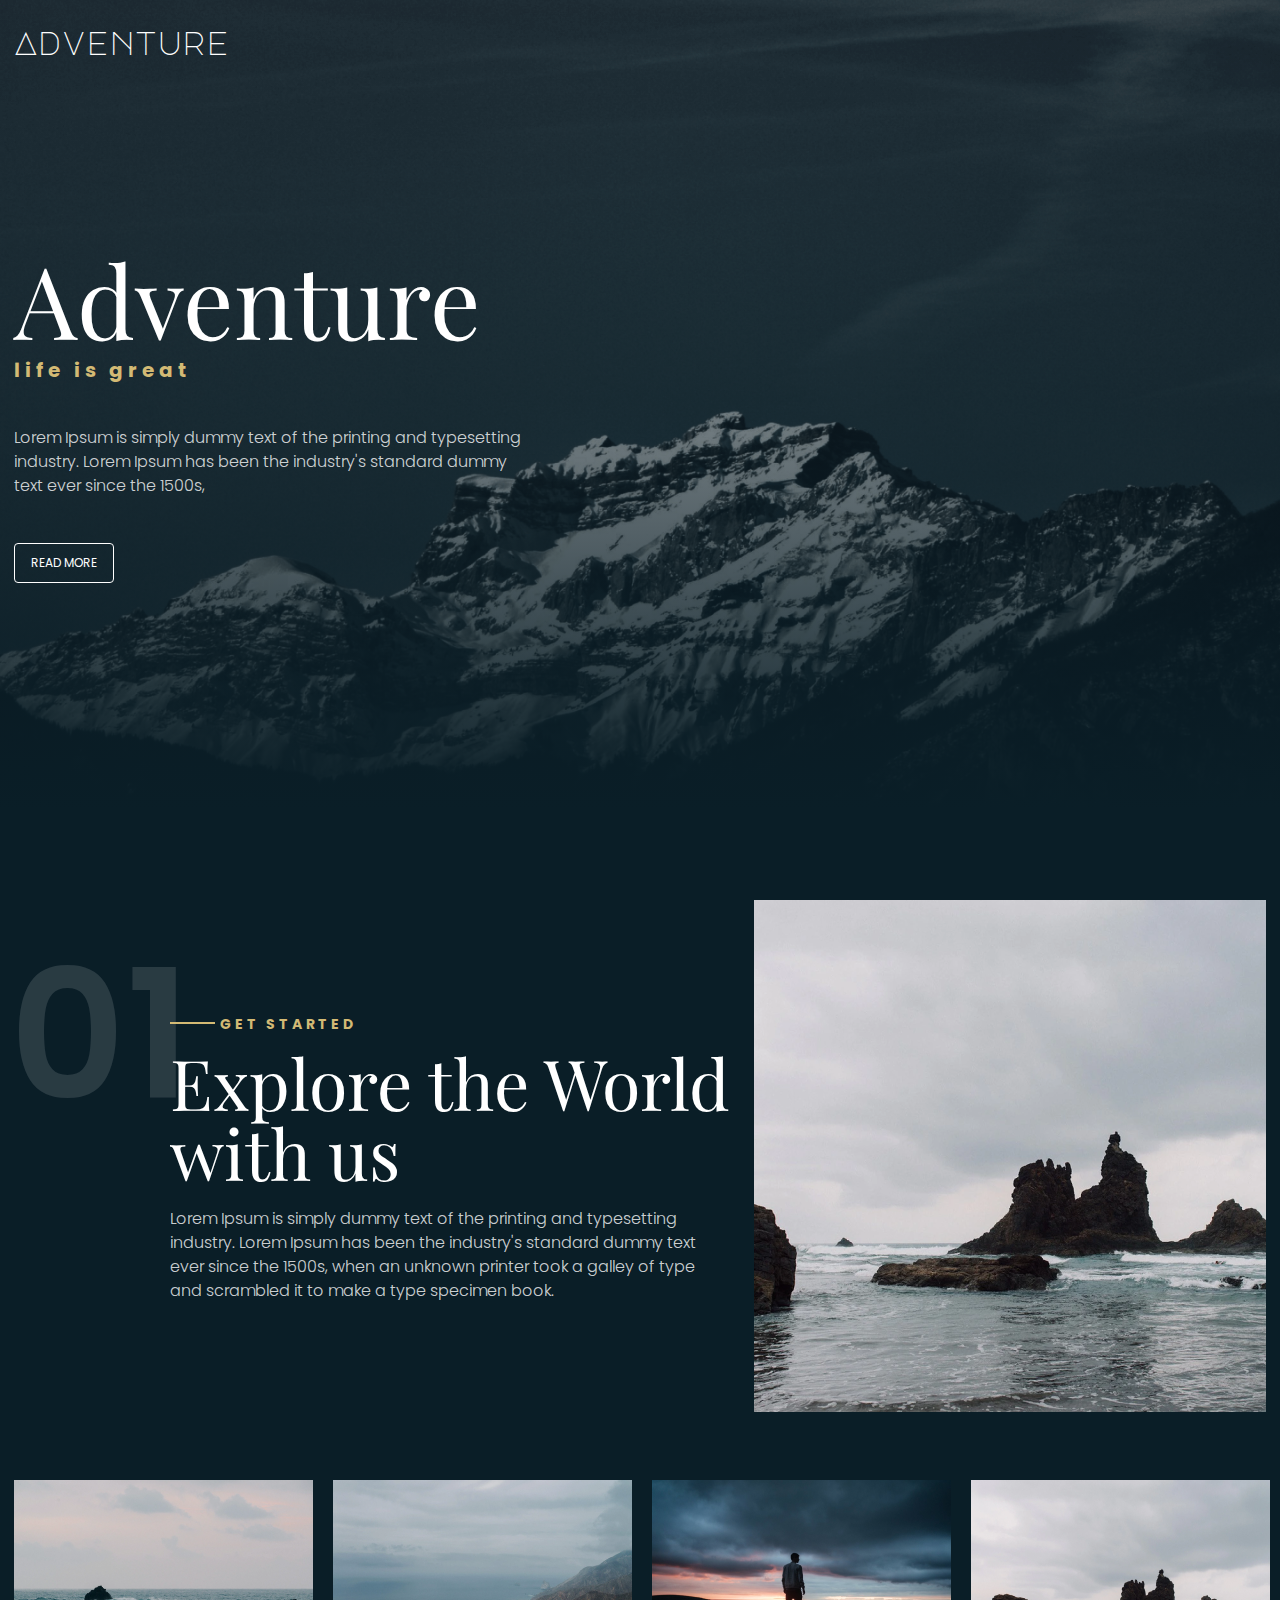
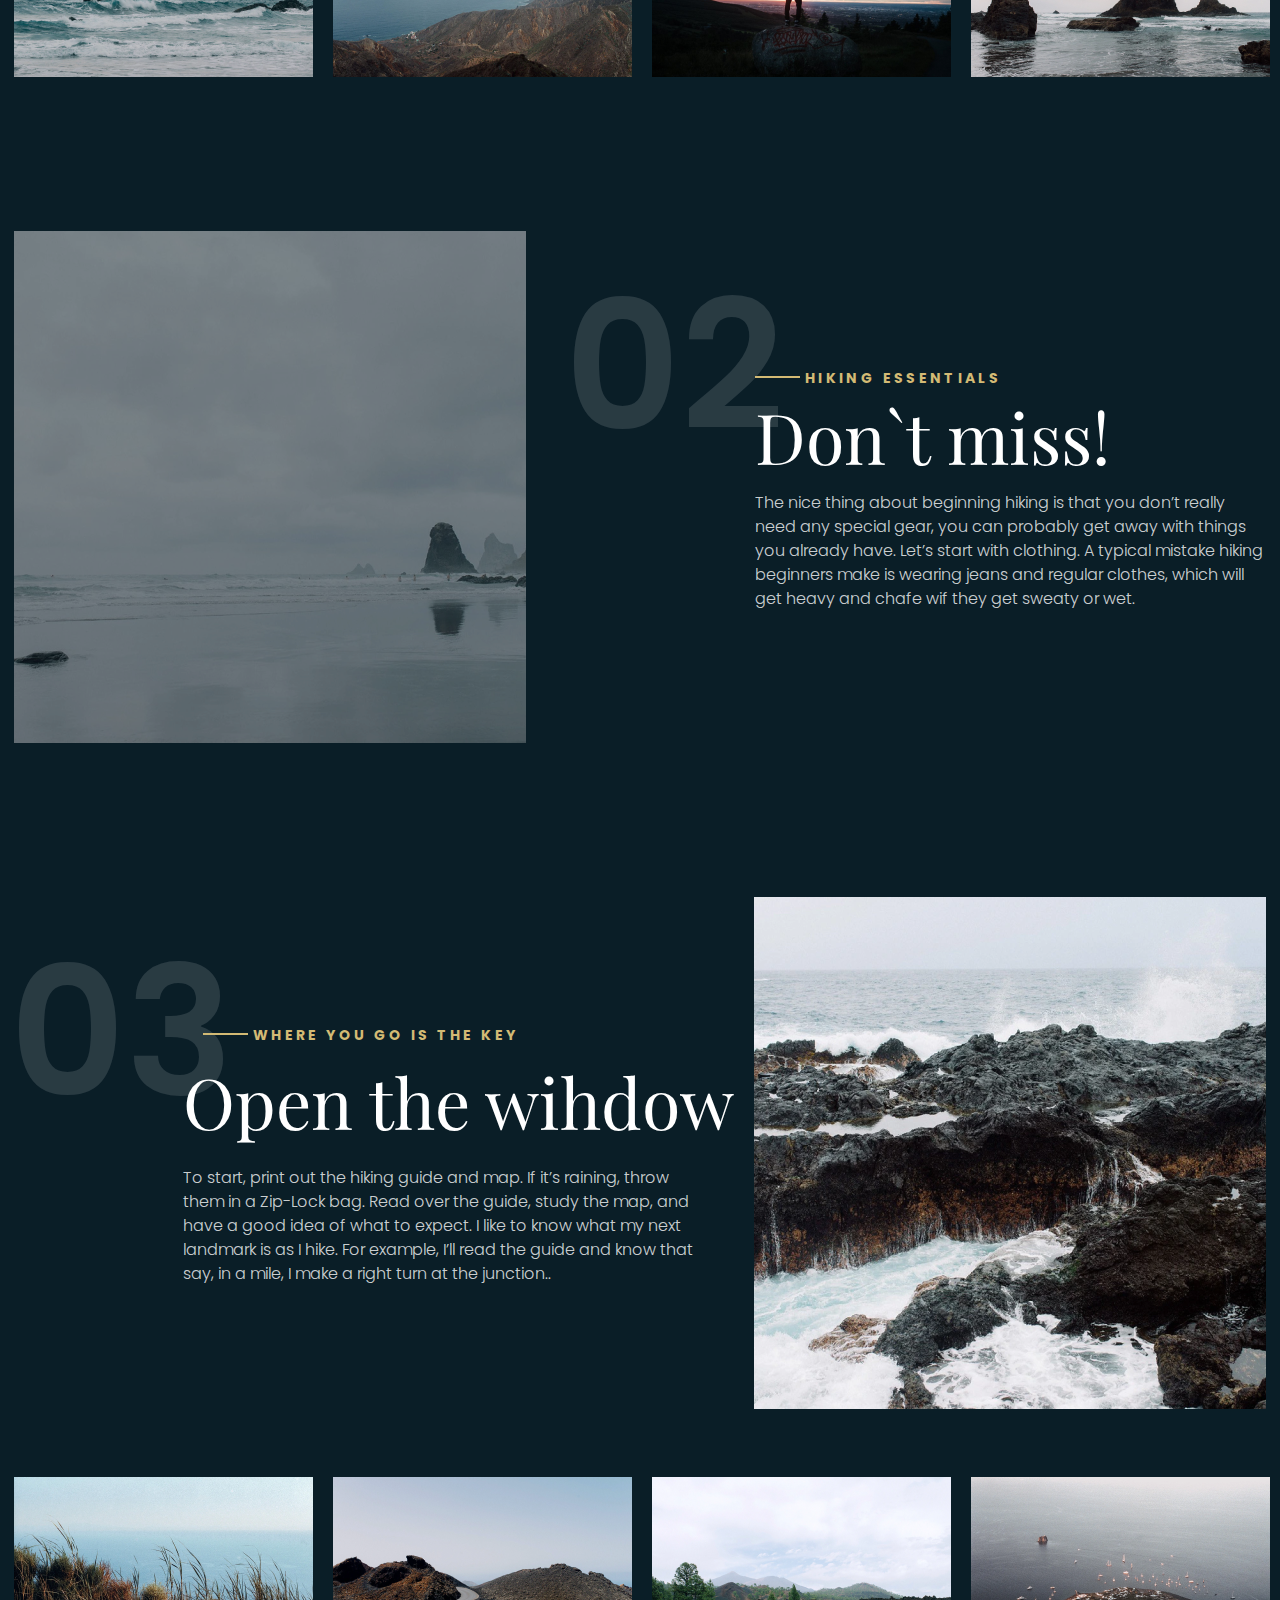
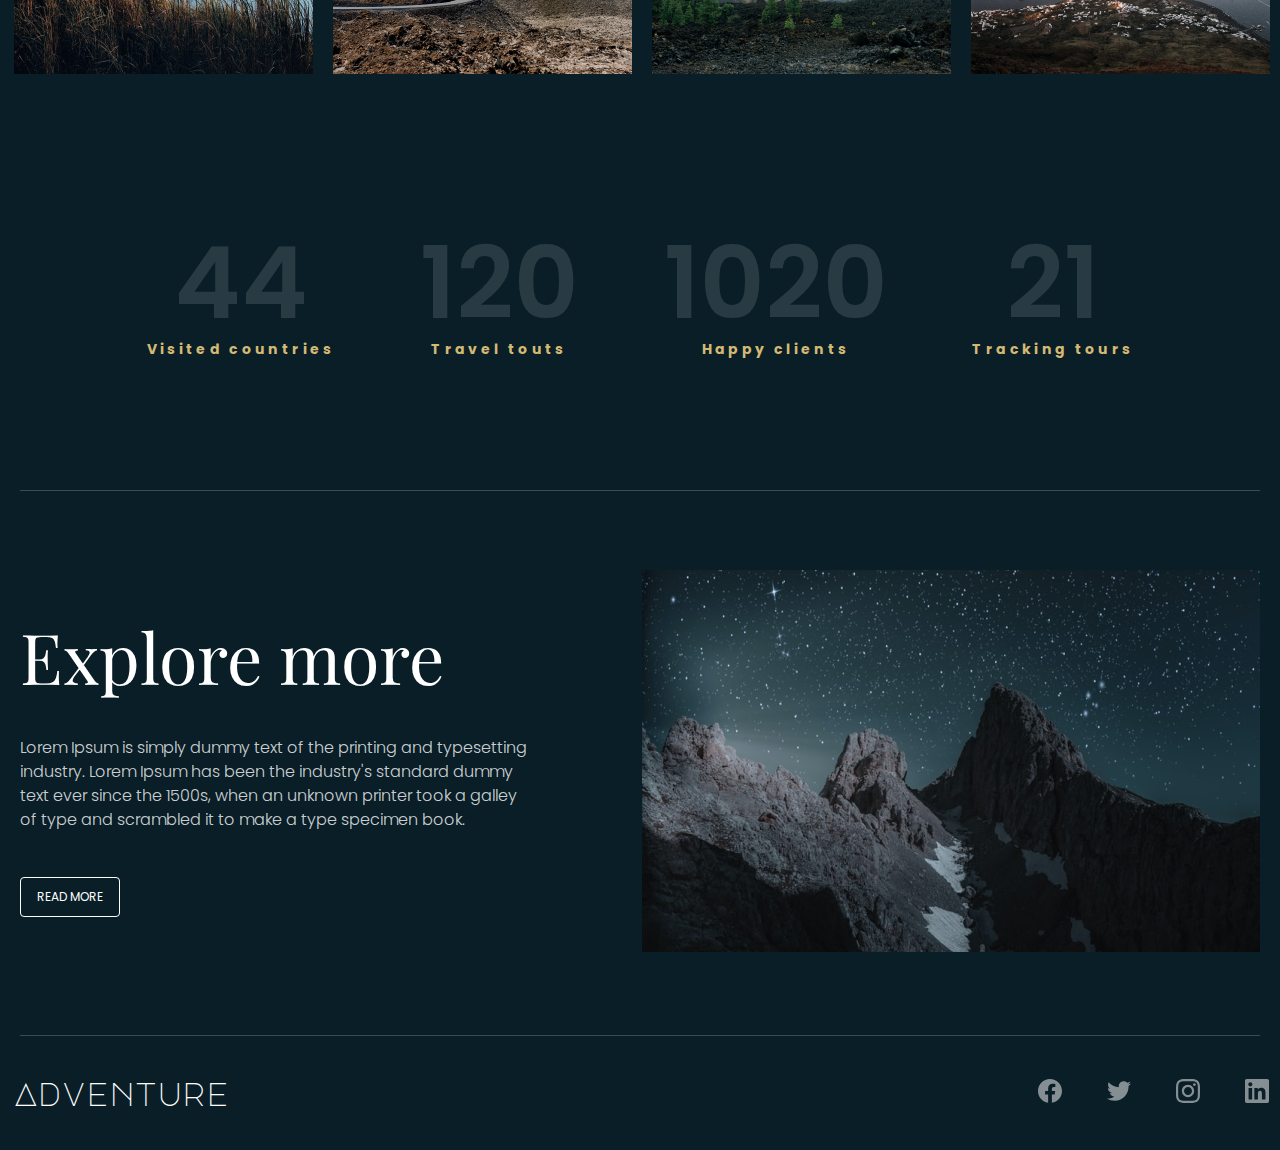
<file: FinalHW/index.html>
<!DOCTYPE html>
<html lang="en">
  <head>
    <meta charset="UTF-8" />
    <meta http-equiv="X-UA-Compatible" content="IE=edge" />
    <meta name="viewport" content="width=device-width, initial-scale=1.0" />
    <link rel="stylesheet" href="style.css" />
    <title>Final_HW</title>
  </head>
  <body>
    <section class="adventure">
      <div class="container">
        <div class="adv_wrap wrapper">
          <a class="adv_name" href="#">Adventure</a>
          <h1 class="adv_tittle">Adventure</h1>
          <h2 class="adv_subtittle">life is great</h2>
          <p class="adv_text">
            Lorem Ipsum is simply dummy text of the printing and typesetting
            industry. Lorem Ipsum has been the industry's standard dummy text
            ever since the 1500s,
          </p>
          <button class="adv_btn btn_style">READ MORE</button>
        </div>
      </div>
    </section>
    <section class="explore">
      <div class="container">
        <div class="exp_wrap wrapper">
          <div class="exp_text">
            <div class="exp_left_text">
              <p class="exp_number">01</p>
              <p class="exp_subtittle">GET STARTED</p>
              <h2 class="exp_tittle">Explore the World with us</h2>
              <p class="exp_texttittle">
                Lorem Ipsum is simply dummy text of the printing and typesetting
                industry. Lorem Ipsum has been the industry's standard dummy
                text ever since the 1500s, when an unknown printer took a galley
                of type and scrambled it to make a type specimen book.
              </p>
            </div>
            <div class="exp_right_img">
              <img src="./images/image 27.png" alt="picture" />
            </div>
          </div>
          <div class="exp_picture">
            <div class="internal_image">
              <img src="./images/image 29.png" alt="foto" />
            </div>
            <div class="internal_image">
              <img src="./images/image 32.png" alt="foto" />
            </div>
            <div class="internal_image">
              <img src="./images/image 3.png" alt="foto" />
            </div>
            <div class="internal_image">
              <img src="./images/image 30.png" alt="foto" />
            </div>
          </div>
        </div>
      </div>
    </section>
    <section class="dontmiss">
      <div class="container">
        <div class="dontmiss_wrap wrapper">
          <div class="dontmiss_image">
            <img src="./images/image 2.png" alt="picture" />
          </div>
          <p class="dontmiss_number">02</p>
          <div class="dontmiss_text">
            <p class="dontmiss_subtittle">HIKING ESSENTIALS</p>
            <h2 class="dontmiss_tittle">Don`t miss!</h2>
            <p class="dontmiss_texttittle">
              The nice thing about beginning hiking is that you don’t really
              need any special gear, you can probably get away with things you
              already have. Let’s start with clothing. A typical mistake hiking
              beginners make is wearing jeans and regular clothes, which will
              get heavy and chafe wif they get sweaty or wet.
            </p>
          </div>
        </div>
      </div>
    </section>
    <section class="window">
      <div class="container">
        <div class="window_wrap wrapper">
          <div class="window_text">
            <div class="window_left_text">
              <p class="window_number">03</p>
              <p class="window_subtittle">WHERE YOU GO IS THE KEY</p>
              <h2 class="window_tittle">Open the wihdow</h2>
              <p class="window_texttittle">
                To start, print out the hiking guide and map. If it’s raining,
                throw them in a Zip-Lock bag. Read over the guide, study the
                map, and have a good idea of what to expect. I like to know what
                my next landmark is as I hike. For example, I’ll read the guide
                and know that say, in a mile, I make a right turn at the
                junction..
              </p>
            </div>
            <div class="window_right_img">
              <img src="./images/image 030.png" alt="picture" />
            </div>
          </div>
          <div class="window_picture">
            <div class="internal_image">
              <img src="./images/image 031.png" alt="foto" />
            </div>
            <div class="internal_image">
              <img src="./images/image 032.png" alt="foto" />
            </div>
            <div class="internal_image">
              <img src="./images/image 033.png" alt="foto" />
            </div>
            <div class="internal_image">
              <img src="./images/image 034.png" alt="foto" />
            </div>
          </div>
        </div>
      </div>
    </section>
    <section class="numbers">
      <div class="container">
        <div class="numbers_wrap">
          <div class="visited box_element">
            <p class="visited_number p_element">44</p>
            <h3 class="visited_text our_text">Visited countries</h3>
          </div>
          <div class="travel box_element">
            <p class="travel_number p_element">120</p>
            <h3 class="travel_text our_text">Travel touts</h3>
          </div>
          <div class="happy box_element">
            <p class="happy_number p_element">1020</p>
            <h3 class="happy_text our_text">Happy clients</h3>
          </div>
          <div class="tracking box_element">
            <p class="tracking_number p_element">21</p>
            <h3 class="tracking_text our_text">Tracking tours</h3>
          </div>
        </div>
      </div>
    </section>
    <section class="explore_more wrapper">
      <div class="container">
        <div class="exp_more_wrap wrapper">
          <div class="exp_more_text">
            <h2 class="exp_more_tittle">Explore more</h2>
            <p class="exp_more_texttittle">
              Lorem Ipsum is simply dummy text of the printing and typesetting
              industry. Lorem Ipsum has been the industry's standard dummy text
              ever since the 1500s, when an unknown printer took a galley of
              type and scrambled it to make a type specimen book.
            </p>
            <button class="exp_more_btn btn_style">READ MORE</button>
          </div>
          <div class="exp_more_image">
            <img src="./images/Rectangle 16.png" alt="picture" />
          </div>
        </div>
      </div>
    </section>
    <footer class="footer">
      <div class="container">
        <div class="footer_wrap wrapper">
          <div class="logo_bottom">
            <a class="footer_logo" href="#">Adventure</a>
          </div>
          <div class="footer_links">
            <ul class="list_footer">
              <li>
                <a href="#"><img src="./images/facebook.svg" alt="logo" /></a>
              </li>
              <li>
                <a href="#"><img src="./images/twitter.svg" alt="logo" /></a>
              </li>
              <li>
                <a href="#"><img src="./images/instagram.svg" alt="logo" /></a>
              </li>
              <li>
                <a href="#"><img src="./images/in.svg" alt="logo" /></a>
              </li>
            </ul>
          </div>
        </div>
      </div>
    </footer>
  </body>
</html>
</file>
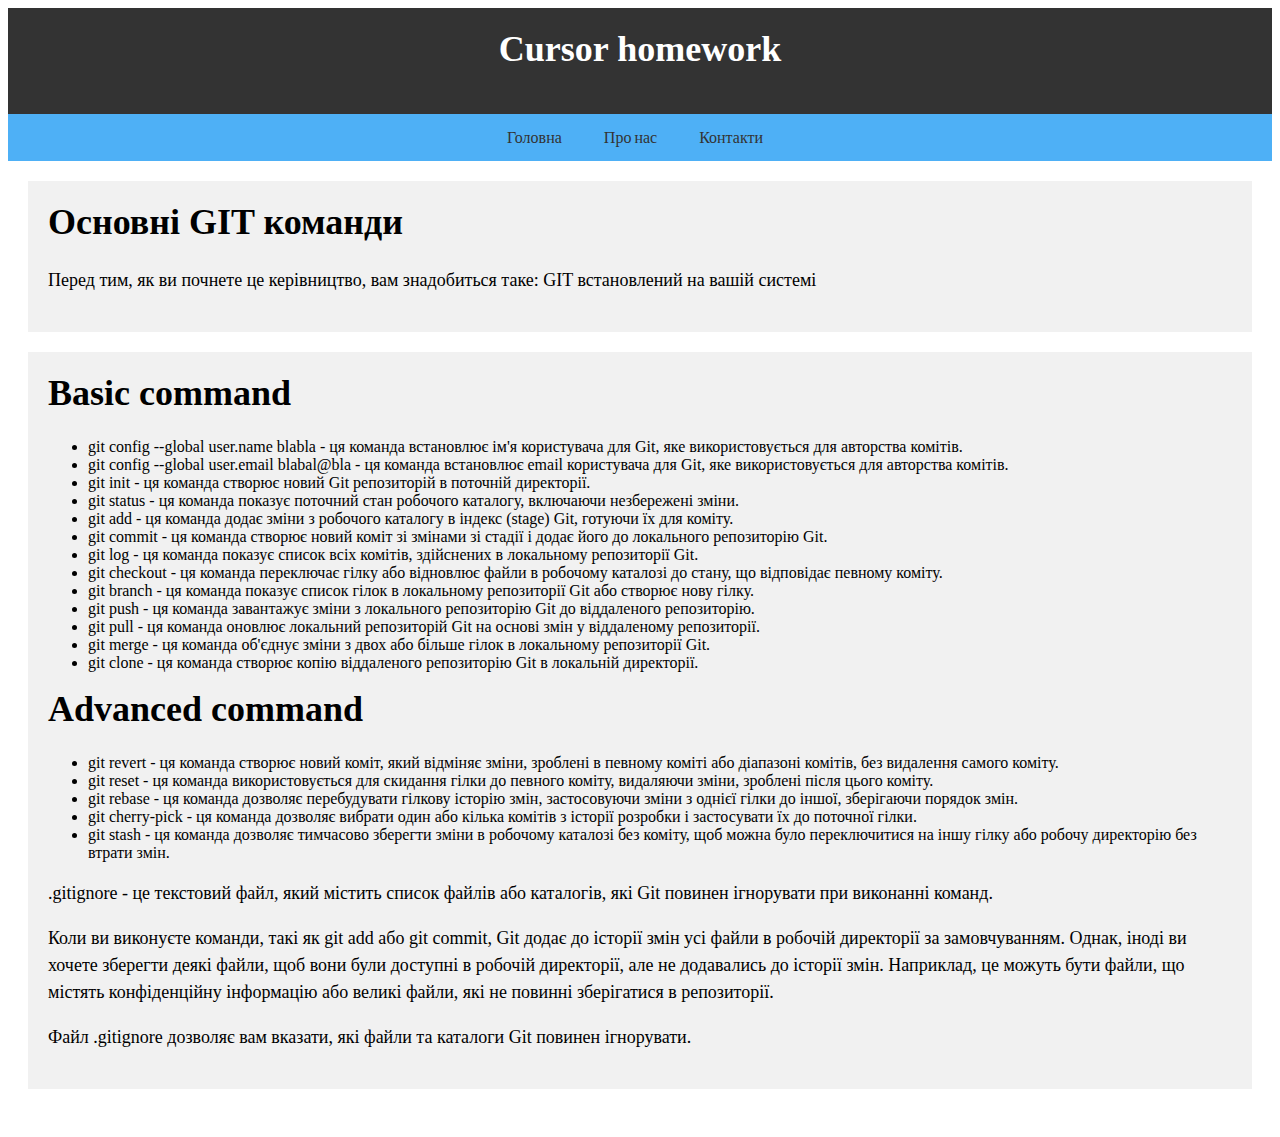
<file: HW1/index.html>
<!DOCTYPE html>
<html>
  <head>
    <link
      href="https://fonts.googleapis.com/css?family=Lilita+One"
      rel="stylesheet"
    />
    <title>Лісова тема</title>
    <style>
      body {
        background-image: url(https://fastly.picsum.photos/id/855/5000/3333.jpg?hmac=plFPjVKm__JX994YSgieXxj7LBnlggL0Qd3DGQcfv5E);
        background-repeat: no-repeat;
        background-size: cover;
      }

      header {
        background-color: #333;
        color: #fff;
        padding: 20px;
        text-align: center;
      }

      nav {
        background-color: #4eb0f6;
        overflow: hidden;
      }

      nav ul {
        list-style-type: none;
        margin: 0;
        padding: 0;
        display: flex;
        justify-content: center;
      }

      nav li {
        float: left;
        margin-right: 10px;
      }

      nav li a {
        display: block;
        color: #333;
        text-align: center;
        padding: 14px 16px;
        text-decoration: none;
      }
      li a {
        font-family: "Lilita One", cursive;
      }

      nav li a:hover {
        background-color: #ddd;
        color: #333;
      }

      section {
        padding: 20px;
      }

      article {
        background-repeat: no-repeat;
        background-color: #f1f1f1;
        margin-bottom: 20px;
        padding: 20px;
      }
      article {
        background-image: url(https://fastly.picsum.photos/id/468/5000/3337.jpg?hmac=IgAxC9sPpoeSFpPy7JyzQ1iHLTRXwszqQ0q4ixPnyY4);
      }

      h1 {
        font-size: 36px;
        margin-top: 0;
      }

      p {
        font-size: 18px;
        line-height: 1.5;
      }
    </style>
  </head>
  <body>
    <header>
      <h1>Cursor homework</h1>
    </header>

    <nav>
      <ul>
        <li><a href="#">Головна</a></li>
        <li><a href="#">Про нас</a></li>
        <li><a href="#">Контакти</a></li>
      </ul>
    </nav>

    <section>
      <article>
        <h1>Основні GIT команди</h1>
        <p>
          Перед тим, як ви почнете це керівництво, вам знадобиться таке: GIT
          встановлений на вашій системі
        </p>
      </article>

      <article>
        <h1>Basic command</h1>
        <ul>
          <li>
            git config --global user.name blabla - ця команда встановлює ім'я
            користувача для Git, яке використовується для авторства комітів.
          </li>
          <li>
            git config --global user.email blabal@bla - ця команда встановлює
            email користувача для Git, яке використовується для авторства
            комітів.
          </li>
          <li>
            git init - ця команда створює новий Git репозиторій в поточній
            директорії.
          </li>
          <li>
            git status - ця команда показує поточний стан робочого каталогу,
            включаючи незбережені зміни.
          </li>
          <li>
            git add - ця команда додає зміни з робочого каталогу в індекс
            (stage) Git, готуючи їх для коміту.
          </li>
          <li>
            git commit - ця команда створює новий коміт зі змінами зі стадії і
            додає його до локального репозиторію Git.
          </li>
          <li>
            git log - ця команда показує список всіх комітів, здійснених в
            локальному репозиторії Git.
          </li>
          <li>
            git checkout - ця команда переключає гілку або відновлює файли в
            робочому каталозі до стану, що відповідає певному коміту.
          </li>
          <li>
            git branch - ця команда показує список гілок в локальному
            репозиторії Git або створює нову гілку.
          </li>
          <li>
            git push - ця команда завантажує зміни з локального репозиторію Git
            до віддаленого репозиторію.
          </li>
          <li>
            git pull - ця команда оновлює локальний репозиторій Git на основі
            змін у віддаленому репозиторії.
          </li>
          <li>
            git merge - ця команда об'єднує зміни з двох або більше гілок в
            локальному репозиторії Git.
          </li>
          <li>
            git clone - ця команда створює копію віддаленого репозиторію Git в
            локальній директорії.
          </li>
        </ul>
        <h1>Advanced command</h1>
        <ul>
          <li>
            git revert - ця команда створює новий коміт, який відміняє зміни,
            зроблені в певному коміті або діапазоні комітів, без видалення
            самого коміту.
          </li>
          <li>
            git reset - ця команда використовується для скидання гілки до
            певного коміту, видаляючи зміни, зроблені після цього коміту.
          </li>
          <li>
            git rebase - ця команда дозволяє перебудувати гілкову історію змін,
            застосовуючи зміни з однієї гілки до іншої, зберігаючи порядок змін.
          </li>
          <li>
            git cherry-pick - ця команда дозволяє вибрати один або кілька
            комітів з історії розробки і застосувати їх до поточної гілки.
          </li>
          <li>
            git stash - ця команда дозволяє тимчасово зберегти зміни в робочому
            каталозі без коміту, щоб можна було переключитися на іншу гілку або
            робочу директорію без втрати змін.
          </li>
        </ul>
        <p>
          .gitignore - це текстовий файл, який містить список файлів або
          каталогів, які Git повинен ігнорувати при виконанні команд.
        </p>
        <p>
          Коли ви виконуєте команди, такі як git add або git commit, Git додає
          до історії змін усі файли в робочій директорії за замовчуванням.
          Однак, іноді ви хочете зберегти деякі файли, щоб вони були доступні в
          робочій директорії, але не додавались до історії змін. Наприклад, це
          можуть бути файли, що містять конфіденційну інформацію або великі
          файли, які не повинні зберігатися в репозиторії.
        </p>
        <p>
          Файл .gitignore дозволяє вам вказати, які файли та каталоги Git
          повинен ігнорувати.
        </p>
      </article>
    </section>
  </body>
</html>
</file>
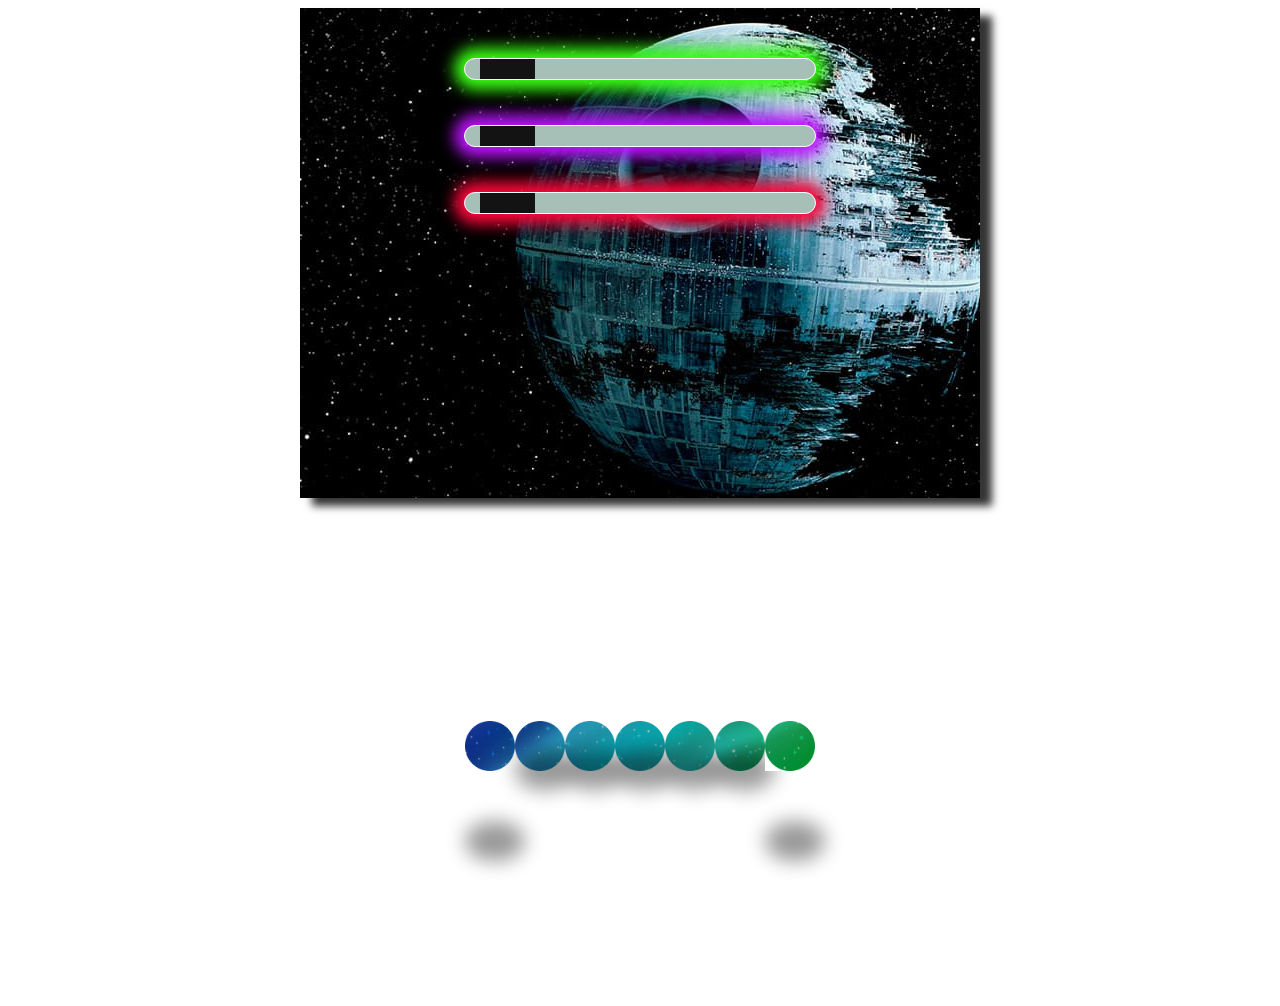
<file: HW10/index.html>
<!DOCTYPE html>
<html lang="en">
  <head>
    <meta charset="UTF-8" />
    <meta http-equiv="X-UA-Compatible" content="IE=edge" />
    <meta name="viewport" content="width=device-width, initial-scale=1.0" />
    <link rel="stylesheet" href="./style.css" />
    <title>HW#10</title>
  </head>
  <body>
    <div class="container">
      <div class="wrap_lightsaber">
        <div class="saber lightsaber_one">
          <div class="handle"></div>
        </div>
        <div class="saber lightsaber_two">
          <div class="handle"></div>
        </div>
        <div class="saber lightsaber_three">
          <div class="handle"></div>
        </div>
      </div>

      <div class="Newton">
        <div class="ball1">
          <img src="./images/fotor_2023-4-14_21_23_46.jpg" alt="color1" />
        </div>
        <div class="ball2">
          <img src="./images/fotor_2023-4-14_21_25_7.jpg" alt="color2" />
        </div>
        <div class="ball3">
          <img src="./images/fotor_2023-4-14_21_25_49.jpg" alt="color3" />
        </div>
        <div class="ball4">
          <img src="./images/fotor_2023-4-14_21_26_30.jpg" alt="color4" />
        </div>
        <div class="ball5">
          <img src="./images/fotor_2023-4-14_21_27_5.png" alt="color5" />
        </div>
        <div class="ball6">
          <img src="./images/fotor_2023-4-14_21_27_31.png" alt="color6" />
        </div>
        <div class="ball7">
          <img src="./images/fotor_2023-4-14_21_28_14.jpg" alt="color7" />
        </div>
      </div>
    </div>
  </body>
</html>
</file>
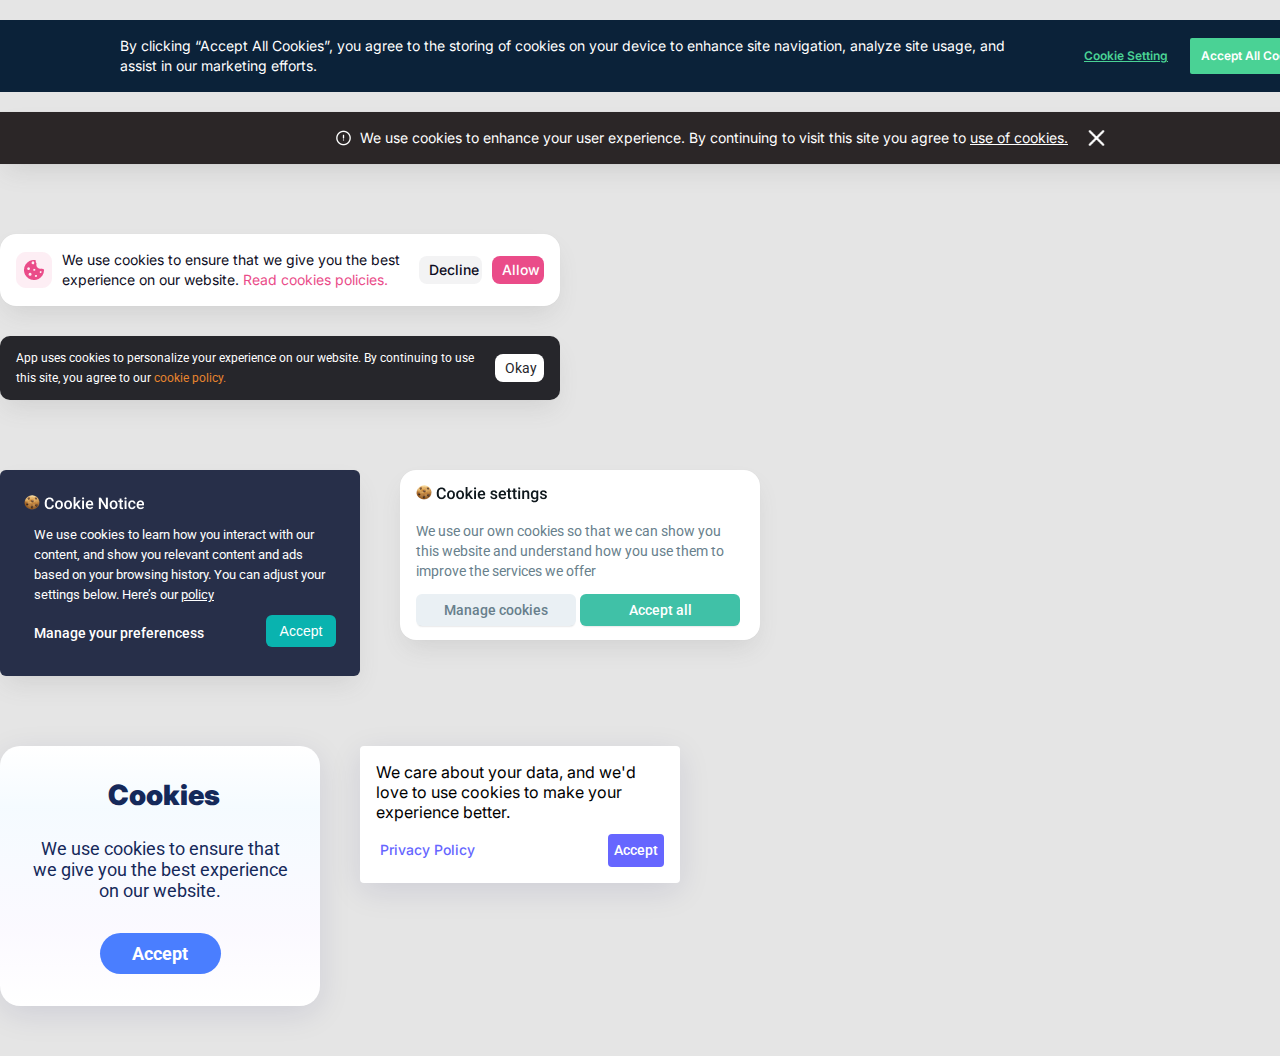
<file: HW3/index.html>
<!DOCTYPE html>
<html lang="en">
  <head>
    <meta charset="UTF-8" />
    <meta http-equiv="X-UA-Compatible" content="IE=edge" />
    <meta name="viewport" content="width=device-width, initial-scale=1.0" />
    <title>Cursor HW3</title>
    <link rel="stylesheet" href="style.css" />
    <link
      href="http://fonts.googleapis.com/css?family=Roboto&subset=latin,cyrillic"
      rel="stylesheet"
      type="text/css"
    />
    <link rel="preconnect" href="https://fonts.googleapis.com" />
    <link rel="preconnect" href="https://fonts.gstatic.com" crossorigin />
    <link
      href="https://fonts.googleapis.com/css2?family=Inter:wght@200;300;400;500;600&family=Permanent+Marker&display=swap"
      rel="stylesheet"
    />
  </head>
  <body>
    <div class="container">
      <div class="banner_one">
        <h1>
          By clicking “Accept All Cookies”, you agree to the storing of cookies
          on your device to enhance site navigation, analyze site usage, and
          assist in our marketing efforts.
        </h1>
        <a class="green" href="#">Cookie Setting </a>
        <button>Accept All Cookies</button>
      </div>
      <div class="banner_two">
        <img src="./images/help_button.png" alt="help_button" />
        <p>
          We use cookies to enhance your user experience. By continuing to visit
          this site you agree to
          <a class="first" href="#">use of cookies.</a>
        </p>
        <img src="./images\X_button.png" alt="X_button" />
      </div>
      <div class="container_two">
        <div class="banner_three">
          <img src="./images\pink-cookie.png" alt="pink-cookie" />
          <p>
            We use cookies to ensure that we give you the best experience on our
            website. <a href="#">Read cookies policies.</a>
          </p>
          <button class="one_button">Decline</button>
          <button class="two_button">Allow</button>
        </div>

        <div class="banner_four">
          <p>
            App uses cookies to personalize your experience on our website. By
            continuing to use this site, you agree to our
            <a class="orange" href="#">cookie policy.</a>
          </p>
          <button class="three">Okay</button>
        </div>
      </div>

      <div class="container_three">
        <div class="banner_five">
          <img
            class="Notice"
            src="./images\Cookie Notice.png"
            alt="Cookie Notice"
          />
          <p>
            We use cookies to learn how you interact with our content, and show
            you relevant content and ads based on your browsing history. You can
            adjust your settings below. Here’s our
            <u> policy </u>
          </p>
          <div class="wrapper">
            <p>Manage your preferencess</p>
            <button class="cookie">Accept</button>
          </div>
        </div>
        <div class="banner_six">
          <h2>
            <img src="./images\🍪 Cookie settings.png" alt="Cookie settings" />
          </h2>
          <p>
            We use our own cookies so that we can show you this website and
            understand how you use them to improve the services we offer
          </p>
          <div class="wrapper_two">
            <button class="three_button">Manage cookies</button>
            <button class="four_button">Accept all</button>
          </div>
        </div>
      </div>
      <div class="container_four">
        <div class="banner_seven">
          <h3>Cookies</h3>
          <p>
            We use cookies to ensure that we give you the best experience on our
            website.
          </p>
          <button>Accept</button>
        </div>
        <div class="banner_eight">
          <p>
            We care about your data, and we'd love to use cookies to make your
            experience better.
          </p>
          <div class="wrapper_three">
            <a href="#">Privacy Policy</a>
            <button class="end">Accept</button>
          </div>
        </div>
      </div>
    </div>
  </body>
</html>
</file>
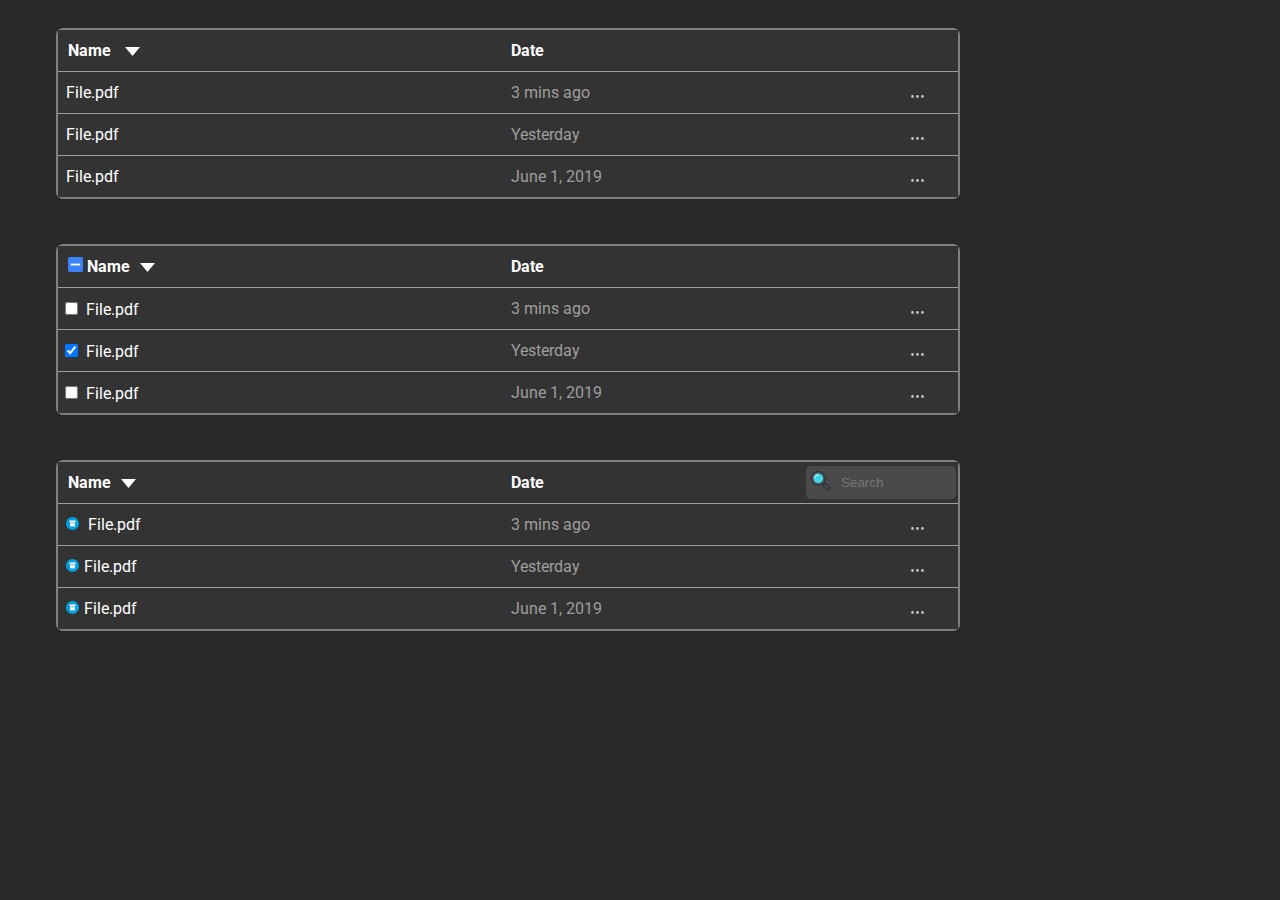
<file: HW5/index.html>
<!DOCTYPE html>
<html lang="en">
  <head>
    <meta charset="UTF-8" />
    <meta http-equiv="X-UA-Compatible" content="IE=edge" />
    <meta name="viewport" content="width=device-width, initial-scale=1.0" />
    <link rel="stylesheet" type="text/css" href="style.css" />
    <link rel="preconnect" href="https://fonts.googleapis.com" />
    <link rel="preconnect" href="https://fonts.gstatic.com" crossorigin />
    <link
      href="https://fonts.googleapis.com/css2?family=Inter&family=Lato&family=Permanent+Marker&family=Roboto&display=swap"
      rel="stylesheet"
    />
    <title>Document</title>
  </head>
  <body>
    <section>
      <table>
        <tr>
          <th class="name_line">
            Name
            <img
              src="./image/triangle.svg"
              alt="icon_triangle"
              class="triangle"
            />
          </th>

          <th class="Date_white">Date</th>
          <th></th>
        </tr>

        <tr>
          <td>
            <File class="pdf">File.pdf</File>
          </td>

          <td>3 mins ago</td>
          <td><img src="./image/dots.svg" alt="more" class="dots" /></td>
        </tr>
        <tr>
          <td><File class="pdf">File.pdf</File></td>
          <td>Yesterday</td>
          <td><img src="./image/dots.svg" alt="more" class="dots" /></td>
        </tr>
        <tr>
          <td><File class="pdf">File.pdf</File></td>
          <td>June 1, 2019</td>
          <td><img src="./image/dots.svg" alt="more" class="dots" /></td>
        </tr>
      </table>
    </section>

    <br />

    <section>
      <table>
        <tr>
          <th class="name_line">
            <img
              src="./image/square.svg"
              alt="indeterminate"
              class="icon_indeterminate"
            />
            Name<img
              src="./image/triangle.svg"
              alt="icon_triangle"
              class="triangle"
            />
          </th>
          <th class="Date_white">Date</th>
          <th></th>
        </tr>
        <tr>
          <td>
            <label
              ><input type="checkbox" /><File class="pdf">File.pdf</File></label
            >
          </td>
          <td>
            <label>3 mins ago</label>
          </td>
          <td><img src="./image/dots.svg" alt="more" class="dots" /></td>
        </tr>
        <tr>
          <td>
            <label
              ><input type="checkbox" checked /><File class="pdf"
                >File.pdf</File
              ></label
            >
          </td>
          <td>
            <label>Yesterday</label>
          </td>
          <td><img src="./image/dots.svg" alt="more" class="dots" /></td>
        </tr>
        <tr>
          <td>
            <label
              ><input type="checkbox" /><File class="pdf">File.pdf</File></label
            >
          </td>
          <td>
            <label>June 1, 2019</label>
          </td>
          <td><img src="./image/dots.svg" alt="more" class="dots" /></td>
        </tr>
      </table>
    </section>

    <br />

    <section>
      <table>
        <tr>
          <th class="name_line">
            Name<img
              src="./image/triangle.svg"
              alt="icon_triangle"
              class="triangle"
            />
          </th>
          <th class="Date_white">Date</th>
          <th>
            <input class="search" type="search" placeholder="Search" />
          </th>
        </tr>
        <tr>
          <td>
            <img
              src="./image/1486486290-archive-box-data-file-storage_81240.svg"
              alt="file"
              class="img_icons"
            />
            <File class="pdf">File.pdf</File>
          </td>
          <td>3 mins ago</td>
          <td><img src="./image/dots.svg" alt="more" class="dots" /></td>
        </tr>
        <tr>
          <td>
            <img
              src="./image/1486486290-archive-box-data-file-storage_81240.svg"
              alt="file"
              class="img_icons"
            /><File class="pdf">File.pdf</File>
          </td>
          <td>Yesterday</td>
          <td><img src="./image/dots.svg" alt="more" class="dots" /></td>
        </tr>
        <tr>
          <td>
            <img
              src="./image/1486486290-archive-box-data-file-storage_81240.svg"
              alt="file"
              class="img_icons"
            /><File class="pdf">File.pdf</File>
          </td>
          <td>June 1, 2019</td>
          <td><img src="./image/dots.svg" alt="more" class="dots" /></td>
        </tr>
      </table>
    </section>
  </body>
</html>
</file>
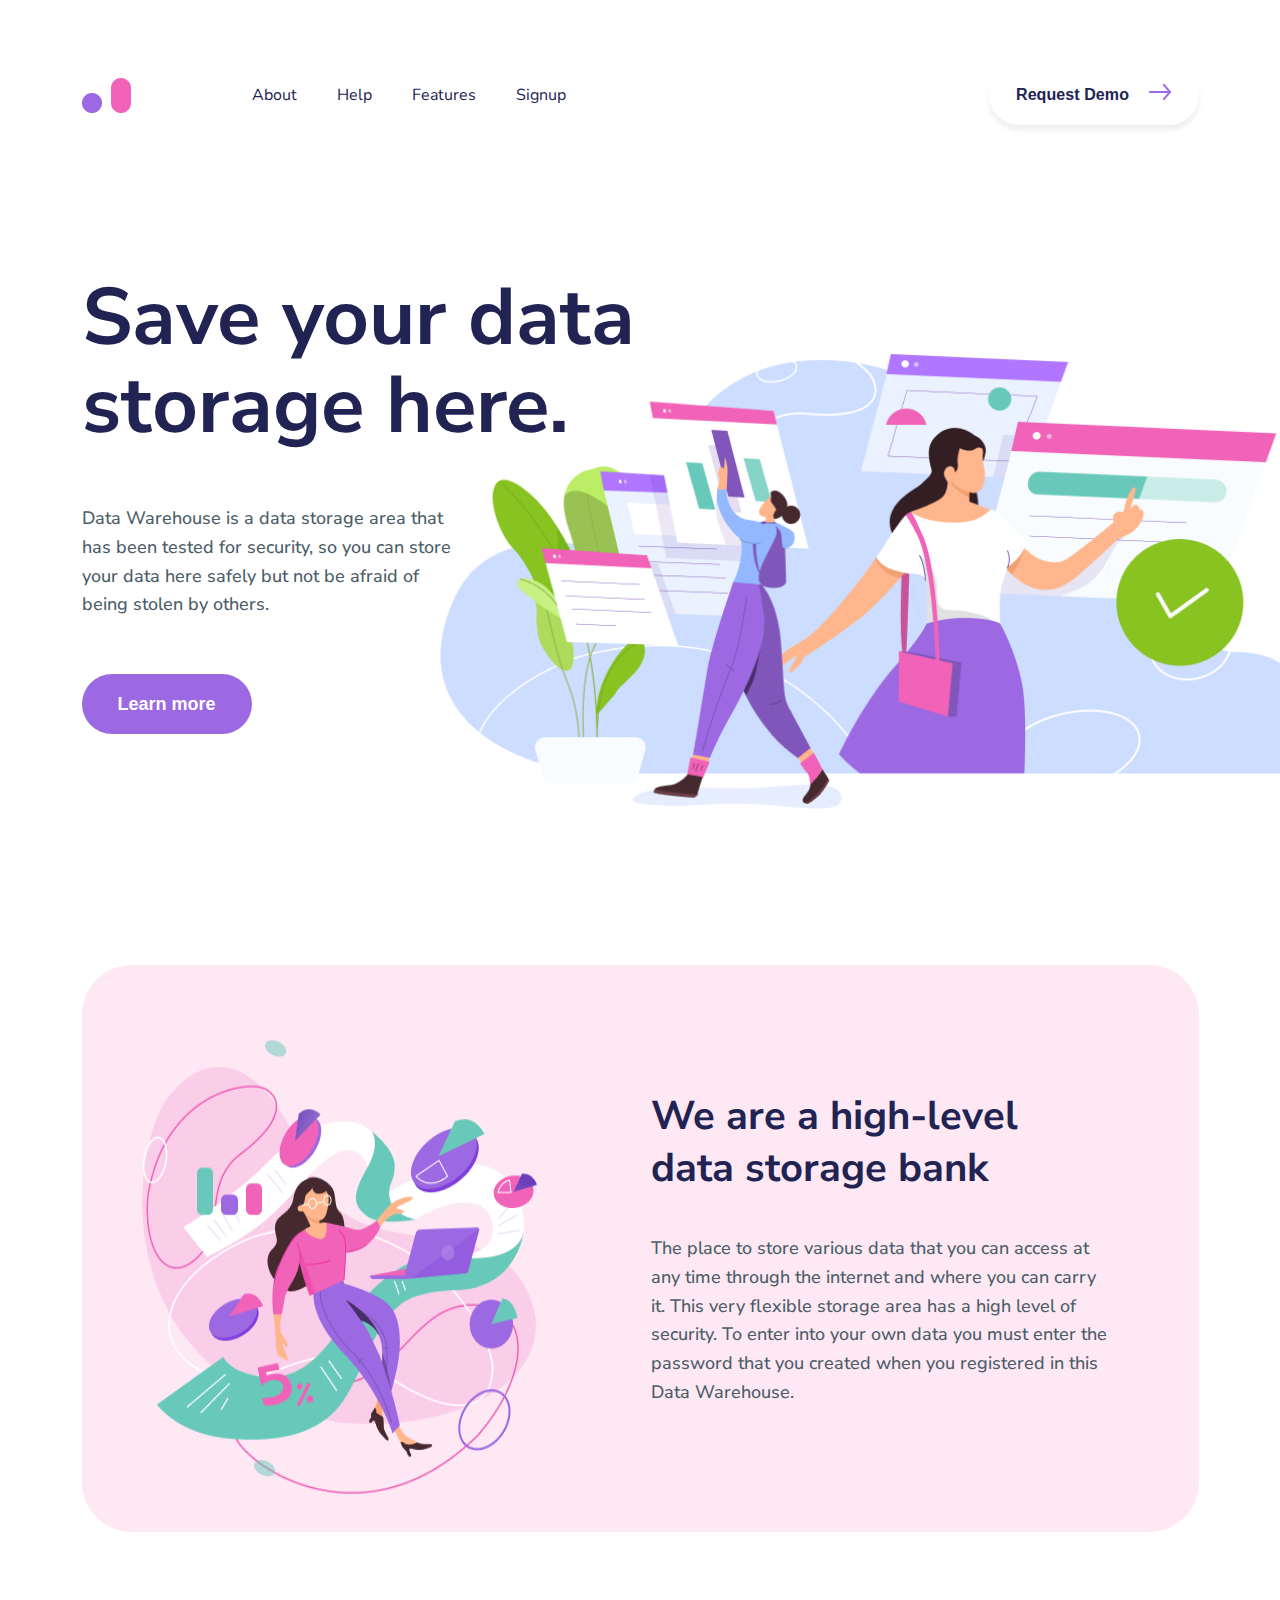
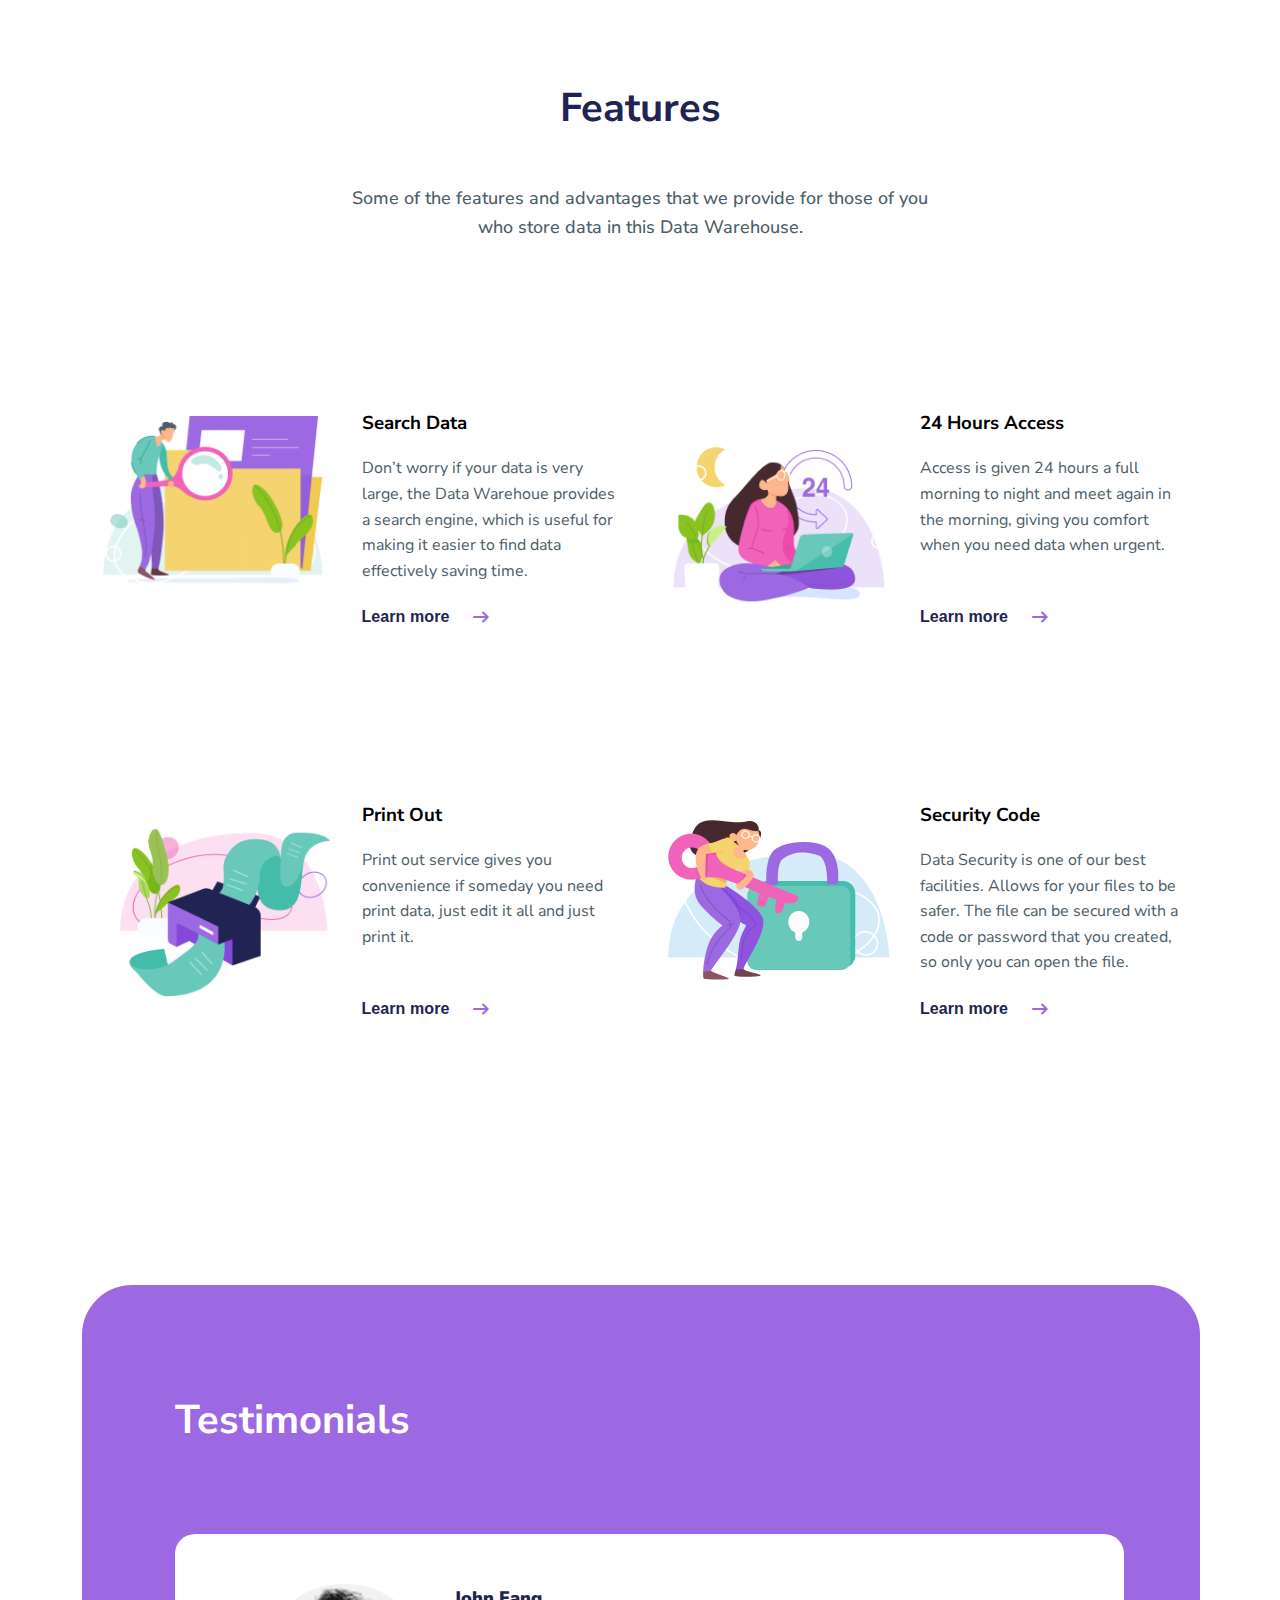
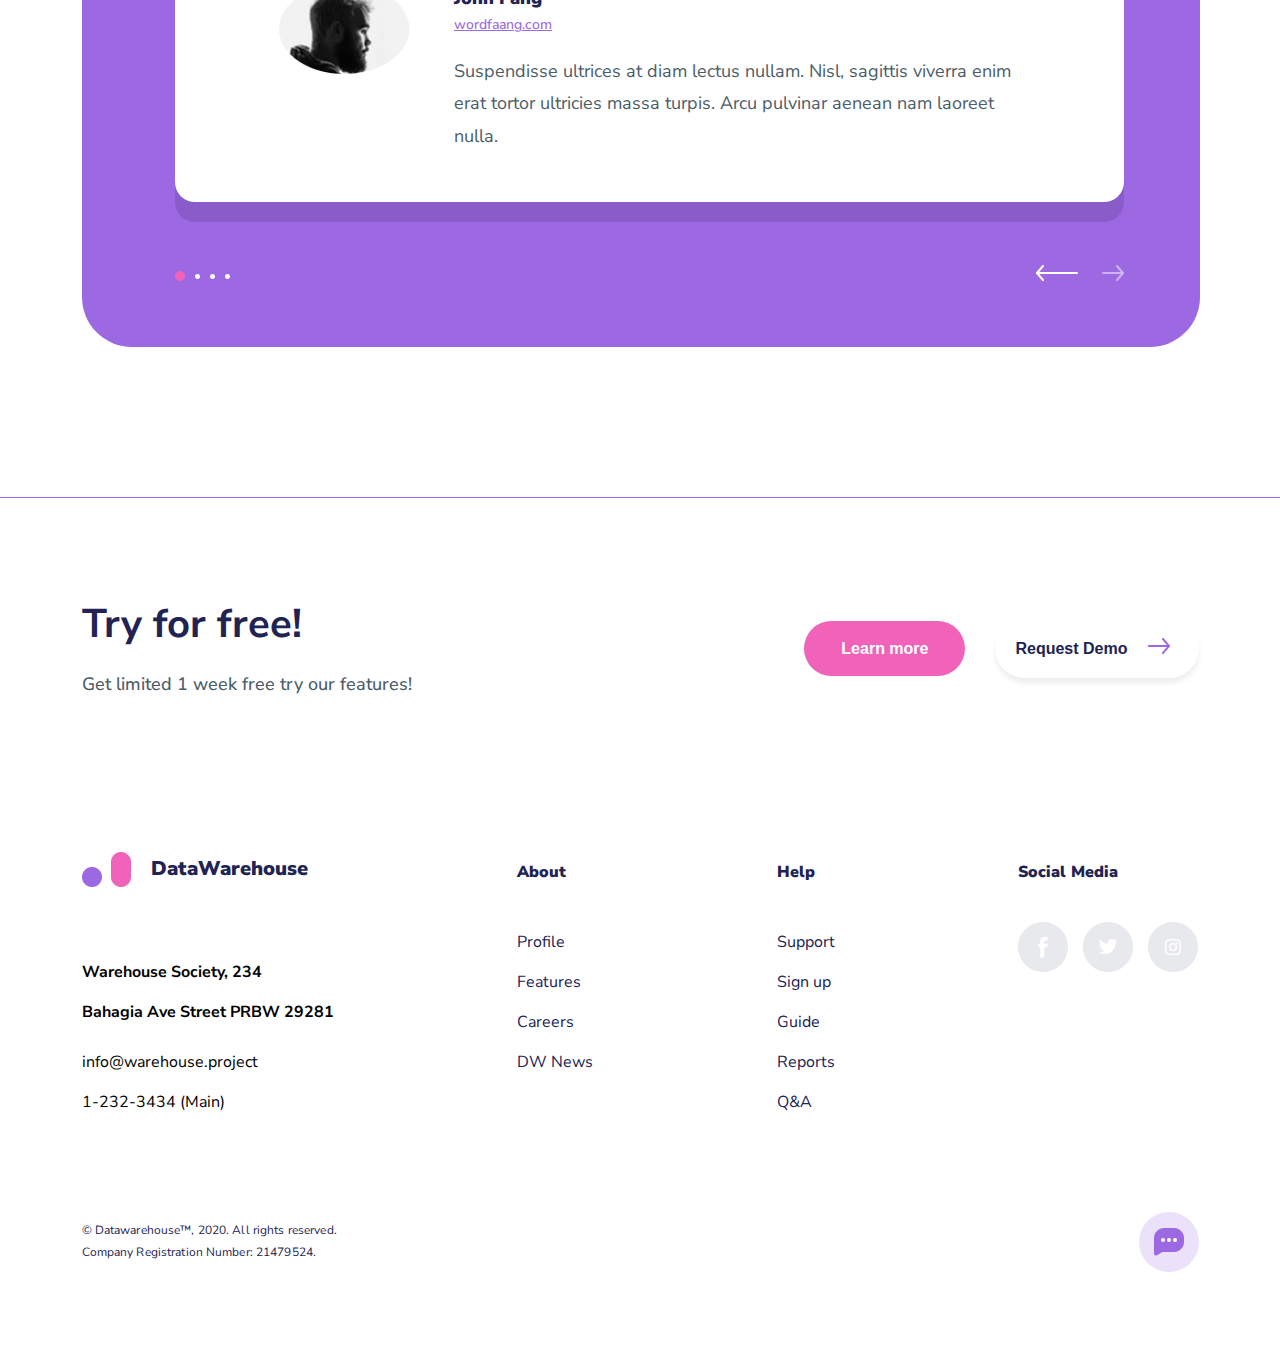
<file: HW6/index.html>
<!DOCTYPE html>
<html lang="en">
  <head>
    <meta charset="UTF-8" />
    <meta http-equiv="X-UA-Compatible" content="IE=edge" />
    <meta name="viewport" content="width=device-width, initial-scale=1.0" />
    <link rel="stylesheet" type="text/css" href="style.css" />
    <link rel="preconnect" href="https://fonts.googleapis.com" />
    <link rel="preconnect" href="https://fonts.gstatic.com" crossorigin />
    <link rel="preconnect" href="https://fonts.googleapis.com" />
    <link rel="preconnect" href="https://fonts.gstatic.com" crossorigin />
    <link rel="preconnect" href="https://fonts.googleapis.com" />
    <link rel="preconnect" href="https://fonts.gstatic.com" crossorigin />
    <link rel="preconnect" href="https://fonts.googleapis.com" />
    <link rel="preconnect" href="https://fonts.gstatic.com" crossorigin />
    <link
      href="https://fonts.googleapis.com/css2?family=Nunito+Sans:wght@200;400;600;800&display=swap"
      rel="stylesheet"
    />
    <link
      rel="stylesheet"
      href="https://fonts.googleapis.com/css2?family=Material+Symbols+Rounded:opsz,wght,FILL,GRAD@20..48,100..700,0..1,-50..200"
    />
    <title>Document</title>
  </head>
  <body>
    <div class="main_container">
      <header>
        <div class="wrapper_one">
          <img class="logo_img" src="./Image/Logo.png" alt="logo" />
          <ul>
            <li><a href="#" alt="help">About</a></li>
            <li><a href="#" alt="help">Help</a></li>
            <li><a href="#" alt="help">Features</a></li>
            <li><a href="#" alt="help">Signup</a></li>
          </ul>

          <button class="header_button">
            Request Demo<img
              class="request_arrow"
              src="./Image/Group56.png"
              alt="arrow"
            />
          </button>
        </div>
      </header>
      <section class="section_one">
        <div class="wrapper_two">
          <h1>Save your data storage here.</h1>
          <p>
            Data Warehouse is a data storage area that has been tested for
            security, so you can store your data here safely but not be afraid
            of being stolen by others.
          </p>
          <button class="button_section1">Learn more</button>
          <img class="first_image" src="./Image/image1 1.png" alt="Image1" />
        </div>
      </section>
      <section class="section_two">
        <img class="two_image" src="./Image/image2.png" alt="image2" />
        <div class="wrapper_three">
          <h2 class="pink_h2">We are a high-level data storage bank</h2>
          <p class="pink_p">
            The place to store various data that you can access at any time
            through the internet and where you can carry it. This very flexible
            storage area has a high level of security. To enter into your own
            data you must enter the password that you created when you
            registered in this Data Warehouse.
          </p>
        </div>
      </section>
      <section class="section_three">
        <div class="wrapper_five">
          <h2 class="little_h2">Features</h2>
          <p class="little_p">
            Some of the features and advantages that we provide for those of you
            who store data in this Data Warehouse.
          </p>
        </div>
        <div class="wrapper_six">
          <div>
            <img class="search" src="./Image/image3 1.png" alt="search_data" />
            <div class="card_item">
              <h3>Search Data</h3>
              <p>
                Don’t worry if your data is very large, the Data Warehoue
                provides a search engine, which is useful for making it easier
                to find data effectively saving time.
              </p>
              <button>
                Learn more<span class="material-symbols-rounded">
                  arrow_right_alt
                </span>
              </button>
            </div>
          </div>
          <div>
            <img class="img_24" src="./Image/image4.png" alt="image_24_hours" />
            <div class="card_item">
              <h3>24 Hours Access</h3>
              <p>
                Access is given 24 hours a full morning to night and meet again
                in the morning, giving you comfort when you need data when
                urgent.
              </p>
              <button>
                Learn more<span class="material-symbols-rounded">
                  arrow_right_alt
                </span>
              </button>
            </div>
          </div>
          <div>
            <img class="print" src="./Image/image5 1.png" alt="image_print" />
            <div class="card_item">
              <h3>Print Out</h3>
              <p>
                Print out service gives you convenience if someday you need
                print data, just edit it all and just print it.
              </p>
              <button>
                Learn more<span class="material-symbols-rounded">
                  arrow_right_alt
                </span>
              </button>
            </div>
          </div>
          <div>
            <img
              class="security"
              src="./Image/image6 1.png"
              alt="image_security"
            />
            <div class="card_item">
              <h3>Security Code</h3>
              <p>
                Data Security is one of our best facilities. Allows for your
                files to be safer. The file can be secured with a code or
                password that you created, so only you can open the file.
              </p>
              <button>
                Learn more<span class="material-symbols-rounded">
                  arrow_right_alt
                </span>
              </button>
            </div>
          </div>
        </div>
      </section>
      <section class="section_four">
        <div class="wrapper_seven">
          <h3>Testimonials</h3>
          <div class="John_card">
            <div class="content">
              <img src="./Image/Ellipse 76.png" alt="Foto" />
              <div>
                <h3>John Fang</h3>
                <a href="#">wordfaang.com</a>
                <p>
                  Suspendisse ultrices at diam lectus nullam. Nisl, sagittis
                  viverra enim erat tortor ultricies massa turpis. Arcu pulvinar
                  aenean nam laoreet nulla.
                </p>
              </div>
            </div>
          </div>
          <div class="images">
            <img src="./Image/slide.png" alt="slider" />
            <div class="left_right">
              <img class="left" src="./Image/Group_57.svg" alt="pointer_left" />
              <img src="./Image/Group_56.svg" alt="pointer_wright" />
            </div>
          </div>
        </div>
      </section>
    </div>
    <footer>
      <div class="main_container">
        <div class="wrapper_eight">
          <div class="try">
            <div class="text">
              <h2>Try for free!</h2>
              <p>Get limited 1 week free try our features!</p>
            </div>
            <div class="buttons">
              <button class="pink_button">Learn more</button>
              <button class="white_button">
                Request Demo<img
                  class="request_arrow"
                  src="./Image/Group56.png"
                  alt="arrow"
                />
              </button>
            </div>
          </div>
          <div class="central">
            <div class="box_column">
              <div class="Data_header">
                <img src="./Image/Logo.png" alt="logo" />
                <span class="data">DataWarehouse</span>
              </div>
              <span class="Warehouse"
                >Warehouse Society, 234 <br />
                Bahagia Ave Street PRBW 29281
              </span>
              <span>info@warehouse.project</span>
              <span>1-232-3434 (Main)</span>
            </div>
            <div class="box_column">
              <span class="about_span">About</span>
              <span><a href="#">Profile</a></span>
              <span><a href="#">Features</a></span>
              <span><a href="#">Careers</a></span>
              <span><a href="#">DW News</a></span>
            </div>
            <div class="box_column">
              <span class="help">Help</span>
              <span><a href="#">Support</a></span>
              <span><a href="#">Sign up</a></span>
              <span><a href="#">Guide</a></span>
              <span><a href="#">Reports</a></span>
              <span><a href="#">Q&A</a></span>
            </div>
            <div class="box_column">
              <span class="media">Social Media</span>
              <div class="icons">
                <img src="./Image/f.png" alt="logo_f" />
                <img src="./Image/t.png" alt="logo_t" />
                <img src="./Image/i.png" alt="logo_i" />
              </div>
            </div>
          </div>
          <div class="bottom">
            <div class="bottom_content">
              <span>© Datawarehouse™, 2020. All rights reserved.</span>
              <span>Company Registration Number: 21479524.</span>
            </div>
            <img src="./Image/Livechat.svg" alt="support_logo" />
          </div>
        </div>
      </div>
    </footer>
  </body>
</html>
</file>
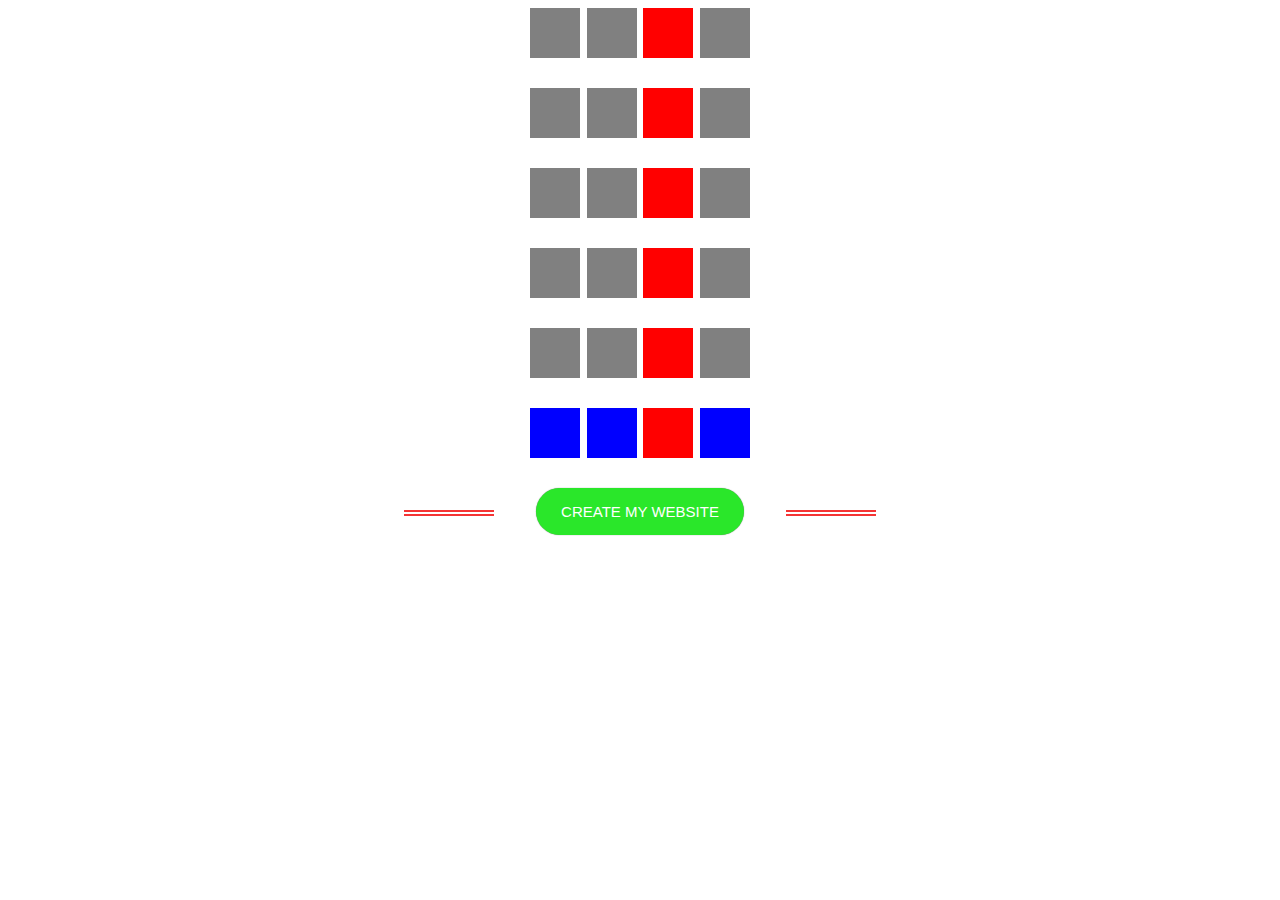
<file: HW8/index.html>
<!DOCTYPE html>
<html lang="en">
  <head>
    <meta charset="UTF-8" />
    <meta http-equiv="X-UA-Compatible" content="IE=edge" />
    <meta name="viewport" content="width=device-width, initial-scale=1.0" />
    <title>HW#8</title>
    <link rel="stylesheet" href="./style.css" />
  </head>
  <body>
    <div class="container">
      <div class="box"></div>
      <div class="box"></div>
      <div class="box"></div>
      <div class="box"></div>
      <div class="box"></div>
      <div class="box"></div>
      <div class="box"></div>
      <div class="box"></div>
      <div class="box"></div>
      <div class="box"></div>
      <div class="box"></div>
      <div class="box"></div>
      <div class="box"></div>
      <div class="box"></div>
      <div class="box"></div>
      <div class="box"></div>
      <div class="box"></div>
      <div class="box"></div>
      <div class="box"></div>
      <div class="box"></div>
      <div class="box"></div>
      <div class="box"></div>
      <div class="box"></div>
      <div class="box"></div>
    </div>
    <button class="green-button">CREATE MY WEBSITE</button>
  </body>
</html>
</file>
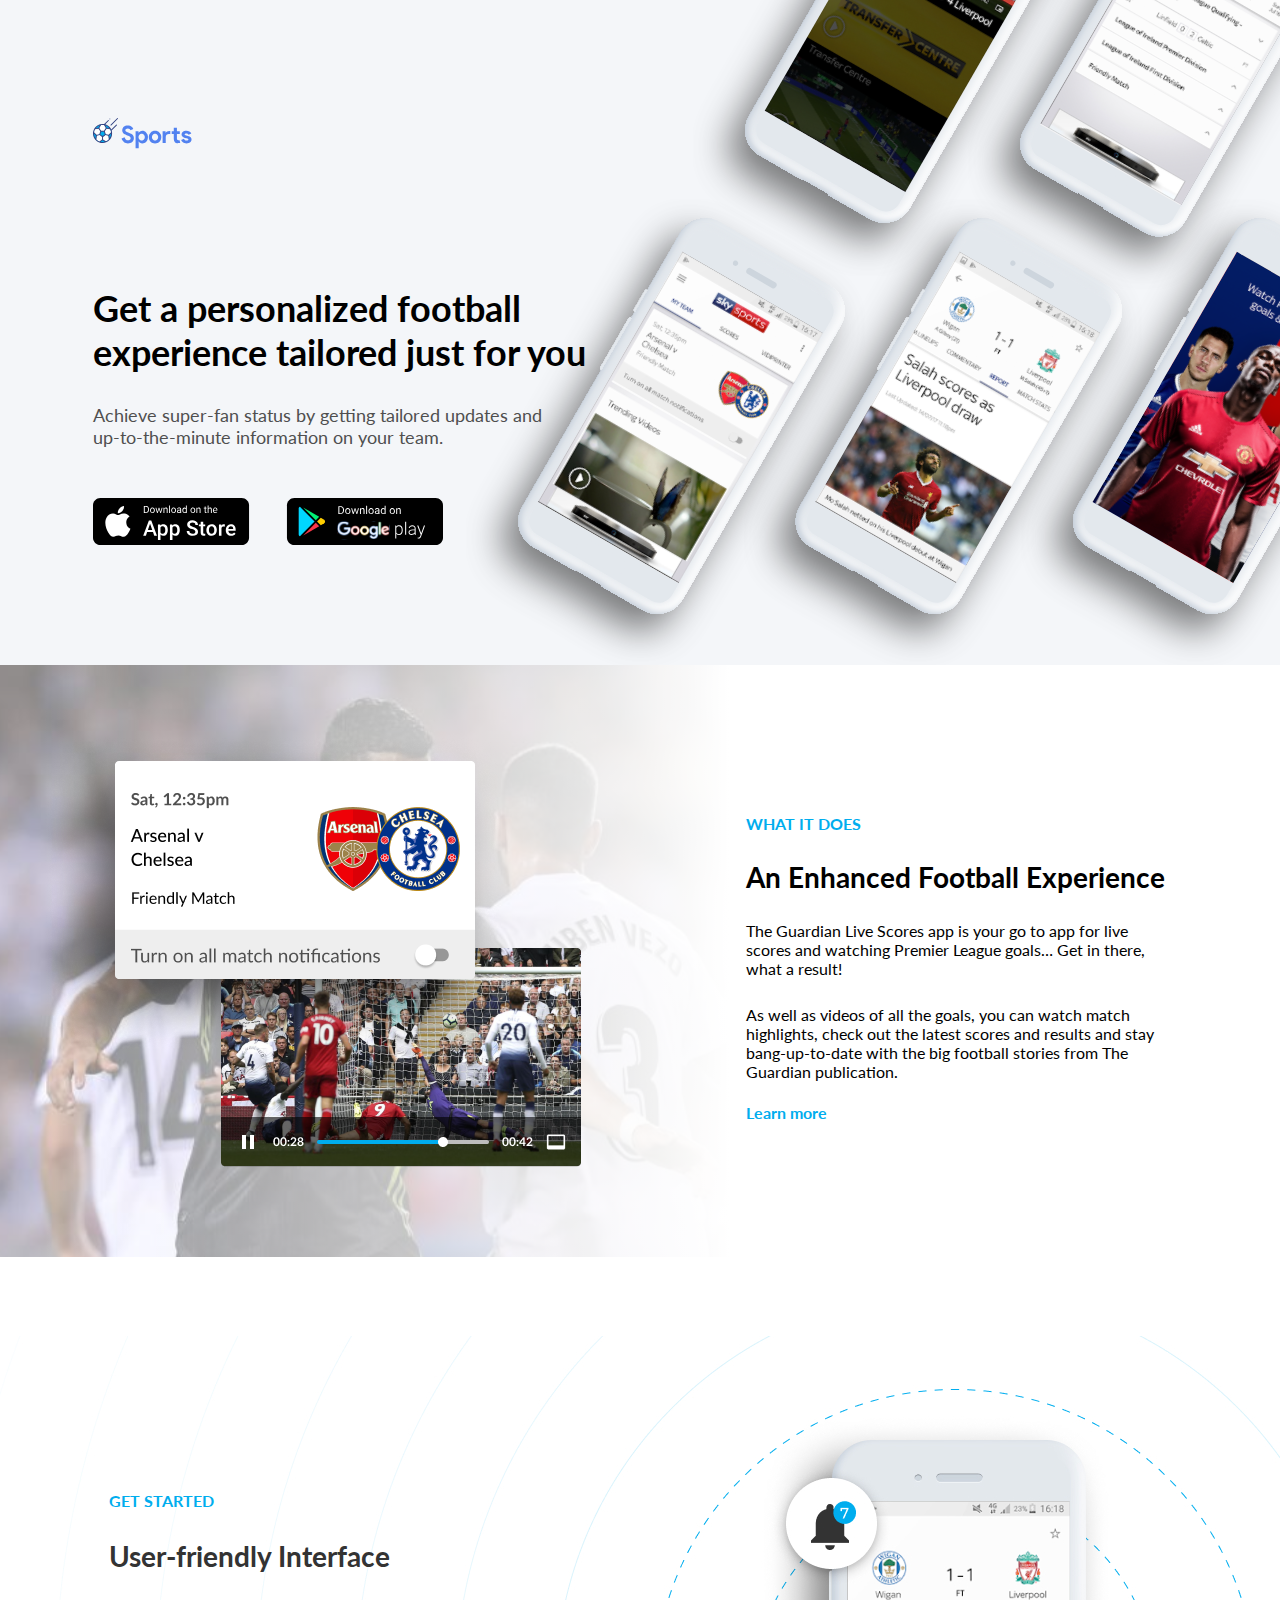
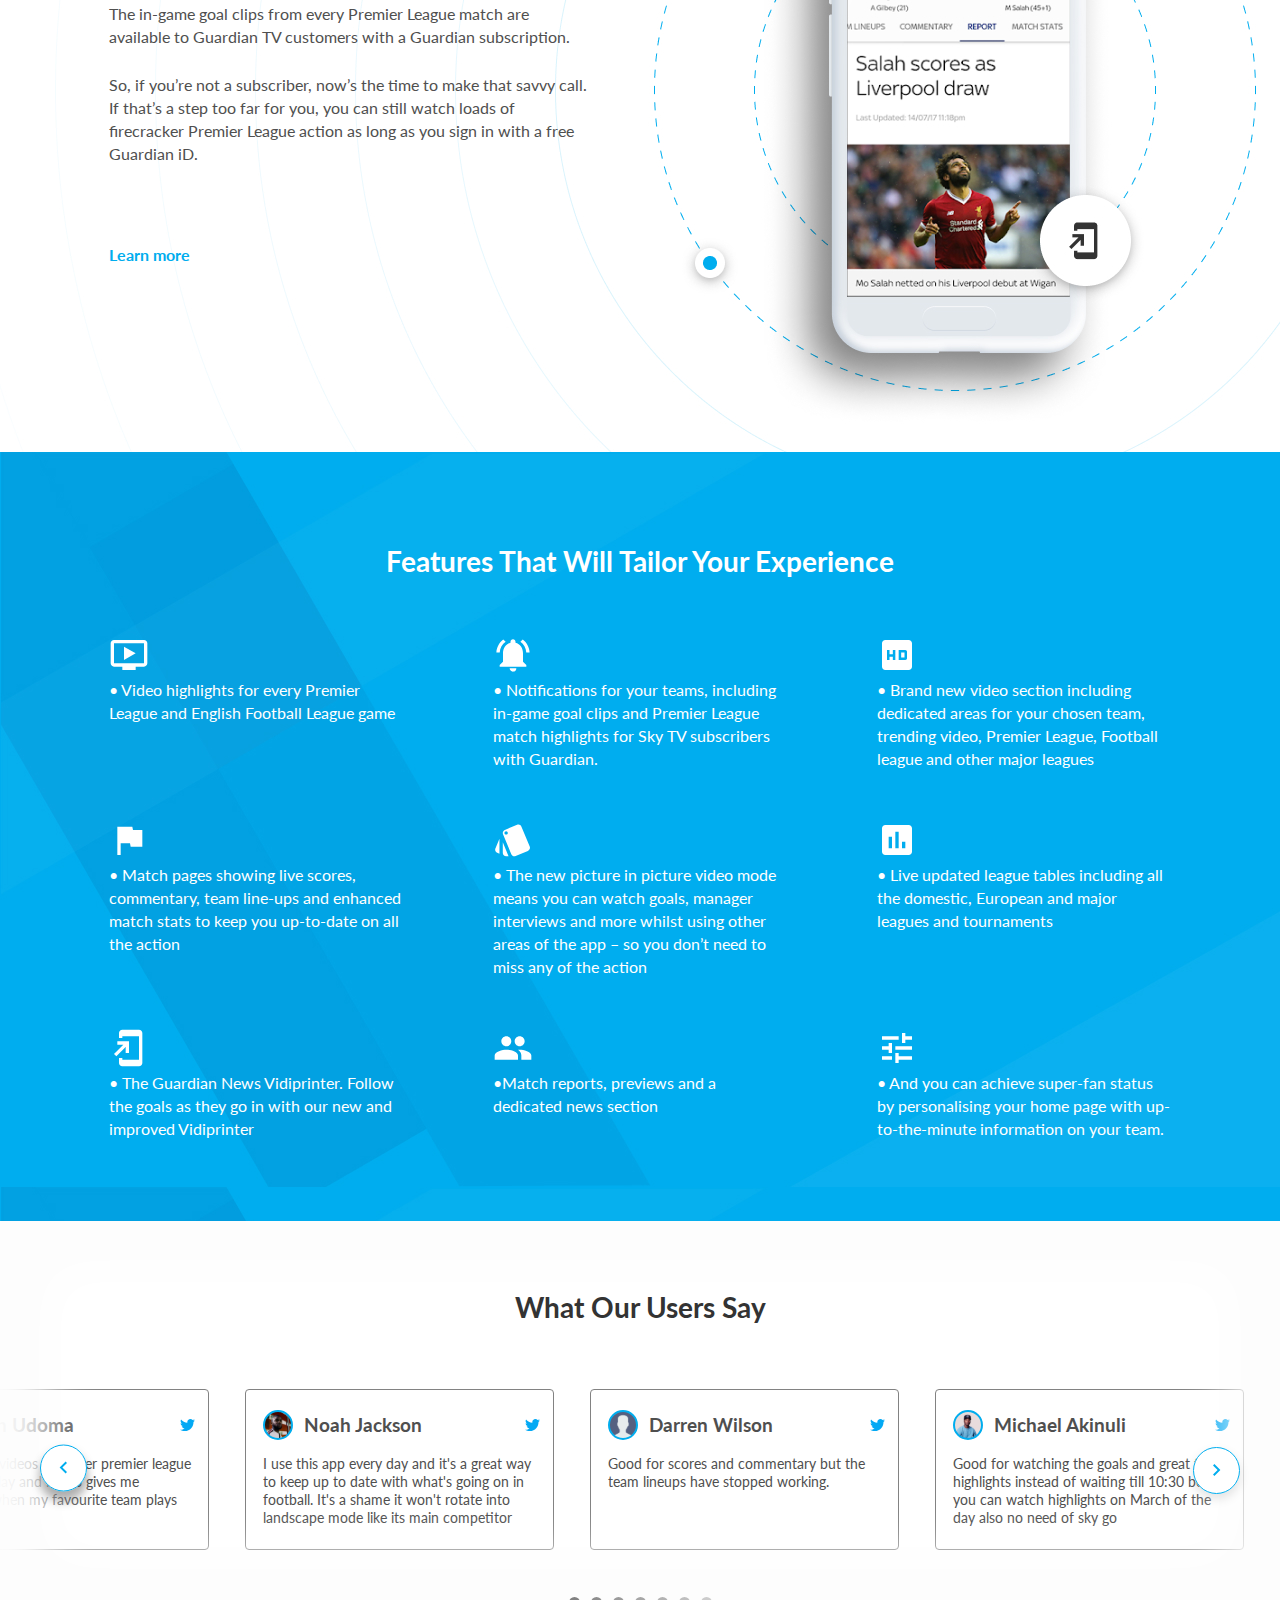
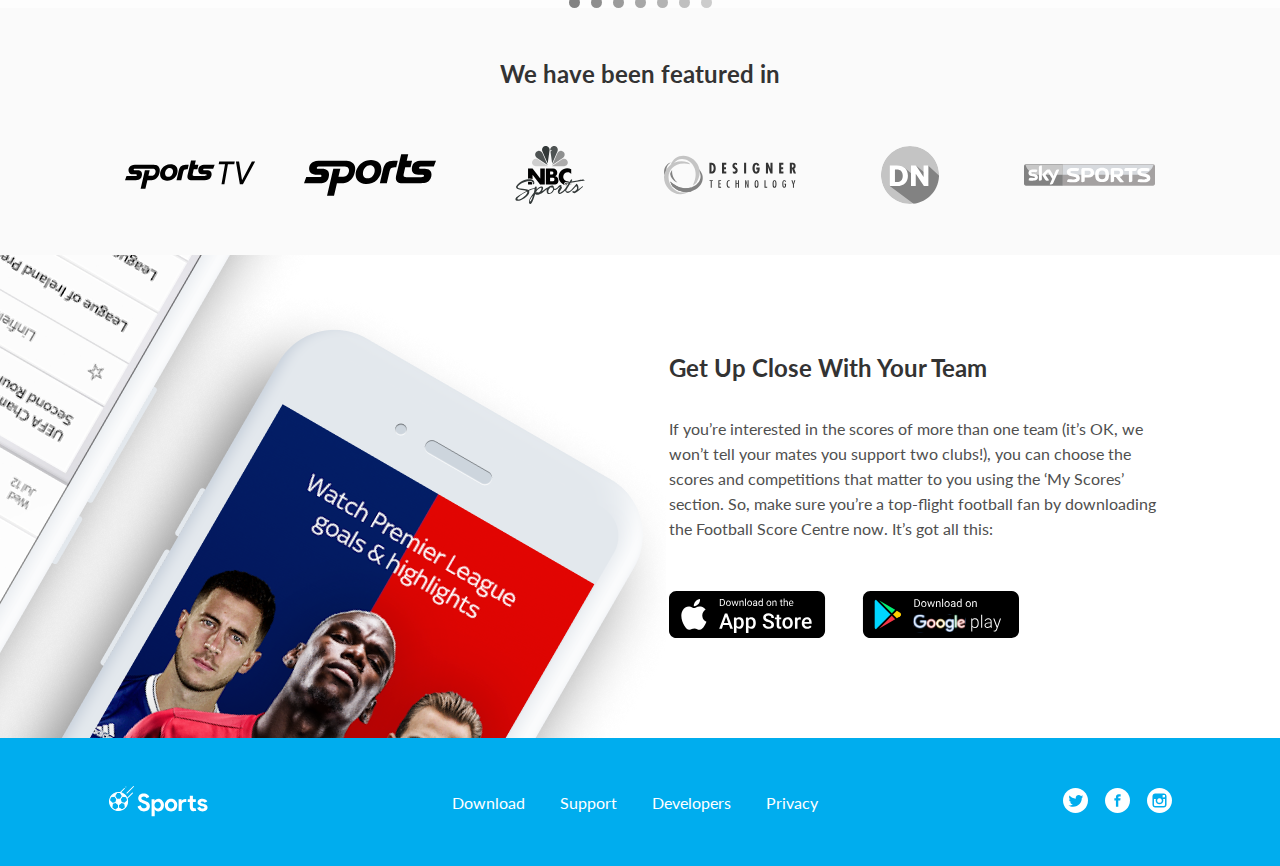
<file: HW9/index.html>
<!DOCTYPE html>
<html lang="en">
  <head>
    <meta charset="UTF-8" />
    <meta http-equiv="X-UA-Compatible" content="IE=edge" />
    <meta name="viewport" content="width=device-width, initial-scale=1.0" />
    <link rel="preconnect" href="https://fonts.googleapis.com" />
    <link rel="preconnect" href="https://fonts.gstatic.com" crossorigin />
    <link
      href="https://fonts.googleapis.com/css2?family=Lato:wght@300;400;700;900&display=swap"
      rel="stylesheet"
    />
    <link rel="stylesheet" href="./style.css" />
    <title>HW#9</title>
  </head>
  <body>
    <section id="hero">
      <div class="container">
        <div class="top_text">
          <a href="#"><img src="./Images/LOGO.svg" alt="logo" /></a>
          <h1>Get a personalized football experience tailored just for you</h1>
          <p>
            Achieve super-fan status by getting tailored updates and
            up-to-the-minute information on your team.
          </p>
          <div class="top_buttons">
            <a href="#"
              ><img
                src="./Images/Apple Store.svg"
                alt="
                  App_Store"
            /></a>
            <a href="#"
              ><img
                src="./Images/Google Play.svg"
                alt="Google_play
              "
            /></a>
          </div>
        </div>
      </div>
    </section>
    <section class="football_section">
      <div class="container">
        <div class="football_wrap">
          <div class="football_movie">
            <div class="football_cards">
              <img src="./Images/video.png" alt="notifications" class="notif" />
              <!-- <img
                src="./images/football_card_2.png"
                alt="video"
                class="video"
              /> -->
            </div>
          </div>
          <div class="football_text">
            <h4>WHAT IT DOES</h4>
            <h2>An Enhanced Football Experience</h2>
            <p>
              The Guardian Live Scores app is your go to app for live scores and
              watching Premier League goals… Get in there, what a result!
            </p>
            <p>
              As well as videos of all the goals, you can watch match
              highlights, check out the latest scores and results and stay
              bang-up-to-date with the big football stories from The Guardian
              publication.
            </p>
            <h4><a href="#" title="Learn more">Learn more</a></h4>
          </div>
        </div>
      </div>
    </section>
    <section class="smartphone_container">
      <div class="container">
        <div class="smart_wrap">
          <div class="smart_text">
            <a href="#">GET STARTED</a>
            <h2>User-friendly Interface</h2>
            <p class="one">
              The in-game goal clips from every Premier League match are
              available to Guardian TV customers with a Guardian subscription.
            </p>
            <p class="two">
              So, if you’re not a subscriber, now’s the time to make that savvy
              call. If that’s a step too far for you, you can still watch loads
              of firecracker Premier League action as long as you sign in with a
              free Guardian iD.
            </p>
            <button class="learn">Learn more</button>
          </div>
          <div class="ui_backgr">
            <img src="./Images/SAMPLE05.jpg" alt="image" />
          </div>
        </div>
      </div>
    </section>
    <section class="container_blue">
      <div class="container">
        <div class="blue_wrap">
          <h2>Features That Will Tailor Your Experience</h2>
          <div class="grid_wrap">
            <div class="element">
              <svg
                width="40"
                height="40"
                viewBox="0 0 40 40"
                fill="none"
                xmlns="http://www.w3.org/2000/svg"
              >
                <path
                  d="M35.0003 5H5.00033C3.15033 5 1.66699 6.48333 1.66699 8.33333V28.3333C1.66699 30.1667 3.15033 31.6667 5.00033 31.6667H13.3337V35H26.667V31.6667H35.0003C36.8337 31.6667 38.317 30.1667 38.317 28.3333L38.3337 8.33333C38.3337 6.48333 36.8337 5 35.0003 5ZM35.0003 28.3333H5.00033V8.33333H35.0003V28.3333ZM26.667 18.3333L15.0003 25V11.6667L26.667 18.3333Z"
                  fill="white"
                />
              </svg>
              <ul>
                <li>
                  Video highlights for every Premier League and English Football
                  League game
                </li>
              </ul>
            </div>
            <div class="element">
              <svg
                width="40"
                height="40"
                viewBox="0 0 40 40"
                fill="none"
                xmlns="http://www.w3.org/2000/svg"
              >
                <path
                  d="M12.6338 6.80008L10.2505 4.41675C6.25046 7.46675 3.61712 12.1667 3.38379 17.5001H6.71712C6.96712 13.0834 9.23379 9.21675 12.6338 6.80008ZM33.2838 17.5001H36.6171C36.3671 12.1667 33.7338 7.46675 29.7505 4.41675L27.3838 6.80008C30.7505 9.21675 33.0338 13.0834 33.2838 17.5001ZM30.0005 18.3334C30.0005 13.2167 27.2671 8.93341 22.5005 7.80008V6.66675C22.5005 5.28341 21.3838 4.16675 20.0005 4.16675C18.6171 4.16675 17.5005 5.28341 17.5005 6.66675V7.80008C12.7171 8.93341 10.0005 13.2001 10.0005 18.3334V26.6667L6.66712 30.0001V31.6667H33.3338V30.0001L30.0005 26.6667V18.3334ZM20.0005 36.6667C20.2338 36.6667 20.4505 36.6501 20.6671 36.6001C21.7505 36.3667 22.6338 35.6334 23.0671 34.6334C23.2338 34.2334 23.3171 33.8001 23.3171 33.3334H16.6505C16.6671 35.1667 18.1505 36.6667 20.0005 36.6667Z"
                  fill="white"
                />
              </svg>

              <ul>
                <li>
                  Notifications for your teams, including in-game goal clips and
                  Premier League match highlights for Sky TV subscribers with
                  Guardian.
                </li>
              </ul>
            </div>
            <div class="element">
              <svg
                width="40"
                height="40"
                viewBox="0 0 40 40"
                fill="none"
                xmlns=""
              >
                <path
                  d="M31.6667 5H8.33333C6.48333 5 5 6.5 5 8.33333V31.6667C5 33.5 6.48333 35 8.33333 35H31.6667C33.5 35 35 33.5 35 31.6667V8.33333C35 6.5 33.5 5 31.6667 5ZM18.3333 25H15.8333V21.6667H12.5V25H10V15H12.5V19.1667H15.8333V15H18.3333V25ZM21.6667 15H28.3333C29.25 15 30 15.75 30 16.6667V23.3333C30 24.25 29.25 25 28.3333 25H21.6667V15ZM24.1667 22.5H27.5V17.5H24.1667V22.5Z"
                  fill="white"
                />
              </svg>

              <ul>
                <li>
                  Brand new video section including dedicated areas for your
                  chosen team, trending video, Premier League, Football league
                  and other major leagues
                </li>
              </ul>
            </div>
            <div class="element">
              <svg
                width="40"
                height="40"
                viewBox="0 0 40 40"
                fill="none"
                xmlns="http://www.w3.org/2000/svg"
              >
                <path
                  d="M23.9997 10.0001L23.333 6.66675H8.33301V35.0001H11.6663V23.3334H20.9997L21.6663 26.6667H33.333V10.0001H23.9997Z"
                  fill="white"
                />
              </svg>

              <ul>
                <li>
                  Match pages showing live scores, commentary, team line-ups and
                  enhanced match stats to keep you up-to-date on all the action
                </li>
              </ul>
            </div>
            <div class="element">
              <svg
                width="40"
                height="40"
                viewBox="0 0 40 40"
                fill="none"
                xmlns="http://www.w3.org/2000/svg"
              >
                <path
                  d="M4.21642 32.7499L6.44976 33.6833V18.6333L2.39976 28.3999C1.71643 30.0999 2.53309 32.0499 4.21642 32.7499ZM36.7164 26.5833L28.4498 6.63325C27.9331 5.38325 26.7164 4.61659 25.4331 4.58325C24.9998 4.58325 24.5498 4.64992 24.1164 4.83325L11.8331 9.91658C10.5831 10.4333 9.81642 11.6333 9.78309 12.9166C9.76642 13.3666 9.84976 13.8166 10.0331 14.2499L18.2998 34.1999C18.8164 35.4666 20.0498 36.2333 21.3498 36.2499C21.7831 36.2499 22.2164 36.1666 22.6331 35.9999L34.8998 30.9166C36.5998 30.2166 37.4164 28.2666 36.7164 26.5833ZM13.1331 14.5833C12.2164 14.5833 11.4664 13.8333 11.4664 12.9166C11.4664 11.9999 12.2164 11.2499 13.1331 11.2499C14.0498 11.2499 14.7998 11.9999 14.7998 12.9166C14.7998 13.8333 14.0498 14.5833 13.1331 14.5833ZM9.79976 32.9166C9.79976 34.7499 11.2998 36.2499 13.1331 36.2499H15.5498L9.79976 22.3499V32.9166Z"
                  fill="white"
                />
              </svg>

              <ul>
                <li>
                  The new picture in picture video mode means you can watch
                  goals, manager interviews and more whilst using other areas of
                  the app – so you don’t need to miss any of the action
                </li>
              </ul>
            </div>
            <div class="element">
              <svg
                width="40"
                height="40"
                viewBox="0 0 40 40"
                fill="none"
                xmlns="http://www.w3.org/2000/svg"
              >
                <path
                  d="M31.6667 5H8.33333C6.5 5 5 6.5 5 8.33333V31.6667C5 33.5 6.5 35 8.33333 35H31.6667C33.5 35 35 33.5 35 31.6667V8.33333C35 6.5 33.5 5 31.6667 5ZM15 28.3333H11.6667V16.6667H15V28.3333ZM21.6667 28.3333H18.3333V11.6667H21.6667V28.3333ZM28.3333 28.3333H25V21.6667H28.3333V28.3333Z"
                  fill="white"
                />
              </svg>

              <ul>
                <li>
                  Live updated league tables including all the domestic,
                  European and major leagues and tournaments
                </li>
              </ul>
            </div>
            <div class="element">
              <svg
                width="40"
                height="40"
                viewBox="0 0 40 40"
                fill="none"
                xmlns="http://www.w3.org/2000/svg"
              >
                <path
                  d="M30 1.68341L13.3333 1.66675C11.5 1.66675 10 3.16675 10 5.00008V10.0001H13.3333V8.33342H30V31.6667H13.3333V30.0001H10V35.0001C10 36.8334 11.5 38.3334 13.3333 38.3334H30C31.8333 38.3334 33.3333 36.8334 33.3333 35.0001V5.00008C33.3333 3.16675 31.8333 1.68341 30 1.68341ZM16.6667 25.0001H20V13.3334H8.33333V16.6667H14.3167L5 25.9834L7.35 28.3334L16.6667 19.0167V25.0001Z"
                  fill="white"
                />
              </svg>

              <ul>
                <li>
                  The Guardian News Vidiprinter. Follow the goals as they go in
                  with our new and improved Vidiprinter
                </li>
              </ul>
            </div>
            <div class="element">
              <svg
                width="40"
                height="40"
                viewBox="0 0 40 40"
                fill="none"
                xmlns="http://www.w3.org/2000/svg"
              >
                <path
                  d="M26.667 18.3333C29.4337 18.3333 31.6503 16.0999 31.6503 13.3333C31.6503 10.5666 29.4337 8.33325 26.667 8.33325C23.9003 8.33325 21.667 10.5666 21.667 13.3333C21.667 16.0999 23.9003 18.3333 26.667 18.3333ZM13.3337 18.3333C16.1003 18.3333 18.317 16.0999 18.317 13.3333C18.317 10.5666 16.1003 8.33325 13.3337 8.33325C10.567 8.33325 8.33366 10.5666 8.33366 13.3333C8.33366 16.0999 10.567 18.3333 13.3337 18.3333ZM13.3337 21.6666C9.45033 21.6666 1.66699 23.6166 1.66699 27.4999V31.6666H25.0003V27.4999C25.0003 23.6166 17.217 21.6666 13.3337 21.6666ZM26.667 21.6666C26.1837 21.6666 25.6337 21.6999 25.0503 21.7499C26.9837 23.1499 28.3337 25.0333 28.3337 27.4999V31.6666H38.3337V27.4999C38.3337 23.6166 30.5503 21.6666 26.667 21.6666Z"
                  fill="white"
                />
              </svg>

              <ul>
                <li>Match reports, previews and a dedicated news section</li>
              </ul>
            </div>
            <div class="element">
              <svg
                width="40"
                height="40"
                viewBox="0 0 40 40"
                fill="none"
                xmlns="http://www.w3.org/2000/svg"
              >
                <path
                  d="M5 28.3333V31.6667H15V28.3333H5ZM5 8.33333V11.6667H21.6667V8.33333H5ZM21.6667 35V31.6667H35V28.3333H21.6667V25H18.3333V35H21.6667ZM11.6667 15V18.3333H5V21.6667H11.6667V25H15V15H11.6667ZM35 21.6667V18.3333H18.3333V21.6667H35ZM25 15H28.3333V11.6667H35V8.33333H28.3333V5H25V15Z"
                  fill="white"
                />
              </svg>

              <ul>
                <li>
                  And you can achieve super-fan status by personalising your
                  home page with up-to-the-minute information on your team.
                </li>
              </ul>
            </div>
          </div>
        </div>
      </div>
    </section>
    <section class="slider_container">
      <h2 class="slider_h2">What Our Users Say</h2>
      <div class="slider_wrap">
        <div class="slider_box">
          <div class="sliderbox_header">
            <img src="./Images/Ellipse (1).svg" alt="foto" />
            <h3>Sarah Udoma</h3>
            <img class="tw" src="./Images/Vector (10).svg" alt="twitter" />
          </div>
          <p>
            This app has videos for other premier league teams who play and it
            also gives me nofications when my favourite team plays
          </p>
        </div>
        <div class="slider_box">
          <div class="sliderbox_header">
            <img src="./Images/Ellipse (4).svg" alt="foto" />
            <h3>Noah Jackson</h3>
            <img class="tw" src="./Images/Vector (10).svg" alt="twitter" />
          </div>
          <p>
            I use this app every day and it's a great way to keep up to date
            with what's going on in football. It's a shame it won't rotate into
            landscape mode like its main competitor
          </p>
        </div>
        <div class="slider_box">
          <div class="sliderbox_header">
            <img src="./Images/Ellipse (2).svg" alt="foto" />
            <h3>Darren Wilson</h3>
            <img class="tw" src="./Images/Vector (10).svg" alt="twitter" />
          </div>
          <p>
            Good for scores and commentary but the team lineups have stopped
            working.
          </p>
        </div>
        <div class="slider_box">
          <div class="sliderbox_header">
            <img src="./Images/Ellipse (3).svg" alt="foto" />
            <h3>Michael Akinuli</h3>
            <img class="tw" src="./Images/Vector (10).svg" alt="twitter" />
          </div>
          <p>
            Good for watching the goals and great for highlights instead of
            waiting till 10:30 before you can watch highlights on March of the
            day also no need of sky go
          </p>
        </div>
        <div class="slider_box">
          <div class="sliderbox_header">
            <img src="./Images/Ellipse (1).svg" alt="foto" />
            <h3>Sarah Udoma</h3>
            <img class="tw" src="./Images/Vector (10).svg" alt="twitter" />
          </div>
          <p>
            This app has videos for other premier league teams who play and it
            also gives me nofications when my favourite team plays
          </p>
        </div>
        <button class="slider_left">
          <img src="./Images/Group 161.7.svg" alt="button_left" />
        </button>
        <button class="slider_right">
          <img src="./Images/Group 161.6.svg" alt="button_right" />
        </button>
      </div>
      <div class="slider_dots">
        <span></span>
        <span></span>
        <span></span>
        <span></span>
        <span></span>
        <span></span>
        <span></span>
      </div>
    </section>
    <section class="sponsors">
      <div class="container">
        <h2>We have been featured in</h2>
        <div class="companies">
          <div><img src="./Images/Group.svg" alt="logo" /></div>
          <div><img src="./Images/sports.svg" alt="logo" /></div>
          <div><img src="./Images/nbc-sports-1.svg" alt="logo" /></div>
          <div><img src="./Images/designer-technology.svg" alt="logo" /></div>
          <div><img src="./Images/designer-news.svg" alt="logo" /></div>
          <div><img src="./Images/sky-sports-1.svg" alt="logo" /></div>
        </div>
      </div>
    </section>
    <section class="apps_section">
      <div class="container">
        <div class="apps_wrap">
          <div class="apps_text">
            <h2>Get Up Close With Your Team</h2>
            <p>
              If you’re interested in the scores of more than one team (it’s OK,
              we won’t tell your mates you support two clubs!), you can choose
              the scores and competitions that matter to you using the ‘My
              Scores’ section. So, make sure you’re a top-flight football fan by
              downloading the Football Score Centre now. It’s got all this:
            </p>
            <div class="apps_buttons">
              <a href="#"
                ><img
                  src="./Images/Apple Store.svg"
                  alt="
                  App_Store"
              /></a>
              <a href="#"
                ><img
                  src="./Images/Google Play.svg"
                  alt="Google_play
              "
              /></a>
            </div>
          </div>
          <div class="apps_backg">
            <a href="#"><img src="./Images/Frame 2.png" alt="foto" /></a>
          </div>
        </div>
      </div>
    </section>
    <footer>
      <div class="container">
        <div class="footer_wrap">
          <img src="./Images/sport_icon.svg" alt="logo" />
          <nav>
            <a href="#">Download</a>
            <a href="#">Support</a>
            <a href="#">Developers</a>
            <a href="#">Privacy</a>
          </nav>
          <div class="footer_icons">
            <a href="#"><img src="./Images/twitter 2.svg" alt="icon" /></a>
            <a href="#"><img src="./Images/facebook 2.svg" alt="icon" /></a>
            <a href="#"><img src="./Images/instagram 2.svg" alt="icon" /></a>
          </div>
        </div>
      </div>
    </footer>
  </body>
</html>
</file>
<file: FinalHW/style.css>
@import url("https://fonts.googleapis.com/css2?family=Major+Mono+Display&family=Playfair+Display&family=Poppins:wght@300;400;600;700&display=swap");
* {
  margin: 0;
  padding: 0;
  box-sizing: border-box;
}

body {
  background: #0A1E27;
}

a {
  text-decoration: none;
}

li {
  list-style: none;
}

.wrapper {
  margin: 0 10px;
}

.btn_style {
  padding: 10px 0;
  max-width: 100px;
  width: 100%;
  border: 1px solid #ffffff;
  border-radius: 4px;
  font-family: "Poppins";
  font-style: normal;
  font-weight: 400;
  font-size: 12px;
  line-height: 18px;
  text-transform: uppercase;
  cursor: pointer;
  background: rgba(0, 0, 0, 0);
  color: #ffffff;
}
.btn_style:hover {
  background: #ffffff;
  color: #06151c;
  font-weight: 700;
}

.adventure {
  height: 100vh;
  background: linear-gradient(0deg, rgb(10, 30, 39) 10%, rgba(10, 30, 39, 0)), url(./images/mainBackground.png) 80% 80%/cover no-repeat;
}

.container {
  max-width: 1272px;
  width: 100%;
  margin: 0 auto;
}

.adv_name {
  margin-top: 25px;
  display: inline-block;
  font-family: "Major Mono Display";
  font-style: normal;
  font-weight: 400;
  font-size: 32px;
  line-height: 34px;
  color: #ffffff;
}

.adv_tittle {
  margin: 190px 0 10px 0;
  font-family: "Playfair Display";
  font-style: normal;
  font-weight: 400;
  font-size: 100px;
  line-height: 100px;
  color: #ffffff;
}

.adv_subtittle {
  font-family: "Poppins";
  font-style: normal;
  font-weight: 700;
  font-size: 20px;
  line-height: 22px;
  letter-spacing: 0.24em;
  color: #D3BA74;
}

.adv_text {
  max-width: 513px;
  margin: 45px 0;
  font-family: "Poppins";
  font-style: normal;
  font-weight: 300;
  font-size: 16px;
  line-height: 24px;
  color: rgba(255, 255, 255, 0.8);
}

.exp_text {
  position: relative;
  margin-bottom: 64px;
  display: flex;
  justify-content: flex-end;
  align-items: center;
  gap: 20px;
}

.exp_number {
  position: absolute;
  left: -5px;
  top: 0;
  font-family: "Poppins";
  font-style: normal;
  font-weight: 600;
  font-size: 180px;
  line-height: 150%;
  color: rgba(255, 255, 255, 0.13);
}

.exp_subtittle {
  font-family: "Poppins";
  font-style: normal;
  font-weight: 700;
  font-size: 14px;
  line-height: 22px;
  letter-spacing: 0.24em;
  color: #D3BA74;
}
.exp_subtittle::before {
  content: "";
  position: relative;
  display: inline-block;
  top: -5px;
  width: 45px;
  height: 2px;
  margin: 0px 5px 0px 0;
  background: #D3BA74;
}

.exp_tittle {
  margin: 12px 0 20px 0;
  max-width: 564px;
  font-family: "Playfair Display";
  font-style: normal;
  font-weight: 400;
  font-size: 70px;
  line-height: 70px;
  color: #ffffff;
}

.exp_texttittle {
  max-width: 528px;
  font-family: "Poppins";
  font-style: normal;
  font-weight: 300;
  font-size: 16px;
  line-height: 24px;
  color: rgba(255, 255, 255, 0.8);
}

.exp_right_img img {
  width: 100%;
}

.exp_picture {
  display: flex;
  justify-content: space-between;
  gap: 20px;
}

.dontmiss {
  margin: 150px 0;
}

.dontmiss_wrap {
  position: relative;
  display: flex;
  justify-content: space-between;
  align-items: center;
}

.dontmiss_number {
  position: absolute;
  left: 550px;
  top: 0;
  font-family: "Poppins";
  font-style: normal;
  font-weight: 600;
  font-size: 180px;
  line-height: 150%;
  color: rgba(255, 255, 255, 0.13);
}

.dontmiss_subtittle {
  font-family: "Poppins";
  font-style: normal;
  font-weight: 700;
  font-size: 14px;
  line-height: 22px;
  letter-spacing: 0.24em;
  color: #D3BA74;
}
.dontmiss_subtittle::before {
  content: "";
  position: relative;
  display: inline-block;
  top: -5px;
  width: 45px;
  height: 2px;
  margin: 0px 5px 0px 0;
  background: #D3BA74;
}

.dontmiss_tittle {
  margin: 12px 0 20px 0;
  max-width: 356px;
  margin: 12px 0 20px 0;
  font-family: "Playfair Display";
  font-style: normal;
  font-weight: 400;
  font-size: 70px;
  line-height: 70px;
  color: #ffffff;
}

.dontmiss_texttittle {
  max-width: 511px;
  font-family: "Poppins";
  font-style: normal;
  font-weight: 300;
  font-size: 16px;
  line-height: 24px;
  color: rgba(255, 255, 255, 0.8);
}

.window {
  margin: 150px 0;
}

.window_text {
  position: relative;
  margin-bottom: 64px;
  display: flex;
  justify-content: flex-end;
  align-items: center;
  gap: 20px;
}

.window_number {
  position: absolute;
  left: -5px;
  top: 0;
  font-family: "Poppins";
  font-style: normal;
  font-weight: 600;
  font-size: 180px;
  line-height: 150%;
  color: rgba(255, 255, 255, 0.13);
}

.window_subtittle {
  font-family: "Poppins";
  font-style: normal;
  font-weight: 700;
  font-size: 14px;
  line-height: 22px;
  letter-spacing: 0.24em;
  color: #D3BA74;
}
.window_subtittle::before {
  content: "";
  position: relative;
  display: inline-block;
  top: -5px;
  width: 45px;
  height: 2px;
  margin: 0px 5px 0px 20px;
  background: #D3BA74;
}

.window_tittle {
  margin: 20px 0 30px 0;
  max-width: 564px;
  font-family: "Playfair Display";
  font-style: normal;
  font-weight: 400;
  font-size: 70px;
  line-height: 70px;
  color: #ffffff;
}

.window_texttittle {
  max-width: 528px;
  font-family: "Poppins";
  font-style: normal;
  font-weight: 300;
  font-size: 16px;
  line-height: 24px;
  color: rgba(255, 255, 255, 0.8);
}

.window_right_img img {
  width: 100%;
}

.window_picture {
  display: flex;
  justify-content: space-between;
  gap: 20px;
}

.numbers {
  margin-bottom: 130px;
}

.numbers_wrap {
  max-width: 1007px;
  padding: 0 10px;
  display: flex;
  justify-content: space-between;
  margin: 0 auto;
}

.box_element {
  text-align: center;
}

.p_element {
  font-family: "Poppins";
  font-style: normal;
  font-weight: 600;
  font-size: 100px;
  line-height: 110px;
  color: rgba(255, 255, 255, 0.13);
}

.our_text {
  font-family: "Poppins";
  font-style: normal;
  font-weight: 700;
  font-size: 14px;
  line-height: 22px;
  letter-spacing: 0.24em;
  color: #D3BA74;
}

.exp_more_wrap {
  padding: 80px 0;
  position: relative;
  display: flex;
  justify-content: space-between;
  align-items: center;
  gap: 20px;
}
.exp_more_wrap::before {
  content: "";
  position: absolute;
  width: 100%;
  height: 1px;
  background: rgba(255, 255, 255, 0.2);
  top: 0;
}
.exp_more_wrap::after {
  content: "";
  position: absolute;
  width: 100%;
  height: 1px;
  background: rgba(255, 255, 255, 0.2);
  bottom: 0;
}

.exp_more_tittle {
  margin: 12px 0 20px 0;
  font-family: "Playfair Display";
  font-style: normal;
  font-weight: 400;
  font-size: 70px;
  line-height: 70px;
  color: #ffffff;
}

.exp_more_texttittle {
  max-width: 513px;
  margin: 45px 0;
  font-family: "Poppins";
  font-style: normal;
  font-weight: 300;
  font-size: 16px;
  line-height: 24px;
  color: rgba(255, 255, 255, 0.8);
}

.footer {
  padding: 40px 0;
}

.footer_wrap {
  display: flex;
  justify-content: space-between;
  align-items: center;
}

.footer_logo {
  font-family: "Major Mono Display";
  font-style: normal;
  font-weight: 400;
  font-size: 32px;
  line-height: 34px;
  color: #ffffff;
}

.footer_links ul {
  display: flex;
  align-items: center;
  justify-content: space-between;
  max-width: 228px;
  width: 100%;
  gap: 45px;
}
.footer_links ul li:hover {
  transform: scale(1.1);
}

@media only screen and (max-width: 768px) {
  .adv_wrap {
    text-align: center;
  }
  .adv_tittle {
    font-size: 60px;
  }
}
@media only screen and (max-width: 768px) {
  .exp_text {
    flex-wrap: wrap;
    justify-content: center;
  }
  .exp_tittle {
    font-size: 60px;
    padding-top: 150px;
  }
  .exp_picture {
    flex-wrap: wrap;
    justify-content: center;
  }
  .exp_right_img img {
    padding-top: 30px;
  }
}
@media only screen and (max-width: 768px) {
  .dontmiss_wrap {
    flex-wrap: wrap;
    justify-content: center;
  }
  .dontmiss_image img {
    margin-bottom: 20px;
    max-width: 100%;
  }
  .dontmiss_subtittle {
    position: relative;
    margin-bottom: 150px;
  }
  .dontmiss_number {
    left: 0;
    top: 530px;
  }
}
@media only screen and (max-width: 450px) {
  .dontmiss_number {
    left: 0;
    top: 320px;
  }
}
@media only screen and (max-width: 768px) {
  .window_text {
    flex-wrap: wrap;
    justify-content: center;
  }
  .window_tittle {
    font-size: 60px;
    padding-top: 13vh;
  }
  .window_picture {
    flex-wrap: wrap;
    justify-content: center;
  }
}
@media only screen and (max-width: 768px) {
  .numbers_wrap {
    flex-wrap: wrap;
    align-content: center;
    justify-content: space-evenly;
  }
}
@media only screen and (max-width: 768px) {
  .exp_more_wrap {
    flex-wrap: wrap;
    justify-content: center;
  }
}
@media only screen and (max-width: 768px) {
  .footer_wrap {
    flex-wrap: wrap;
    justify-content: center;
    gap: 35px;
  }
}/*# sourceMappingURL=style.css.map */
</file>
<file: HW10/style.css>
.container {
  display: flex;
  flex-direction: column;
}

.wrap_lightsaber {
  background: url(./images/Zvezdnye-voĭny.-Zvezda-Smerti.jpg);
  padding: 40px;
  width: 600px;
  height: 400px;
  margin: 0 auto;
  display: flex;
  flex-direction: column;
  align-items: center;
  padding-top: 50px;
  box-shadow: 12px 8px 8px rgb(52, 52, 52);
}

.saber {
  width: 350px;
  height: 20px;
  background-color: rgb(166, 191, 183);
  border-radius: 25px;
  margin-bottom: 45px;
  border: 2px solid rgba(247, 239, 239, 0.452);
}

@keyframes lightsaber_one {
  0% {
    transform: translateY(0px);
    opacity: 1;
  }
  30% {
    transform: translateY(0px);
    opacity: 1;
  }
  60% {
    transform: translateY(50px);
    opacity: 0;
  }
  100% {
    transform: translateY(50px);
    opacity: 0;
  }
}

@keyframes lightsaber_two {
  0% {
    transform: translateY(0) rotate(0);
  }
  30% {
    transform: translateY(0) rotate(0);
  }
  60% {
    transform: translateY(38px) rotate(45deg);
  }
  100% {
    transform: translateY(38px) rotate(45deg);
  }
}

@keyframes lightsaber_three {
  0% {
    transform: translateY(0) rotate(0);
  }
  30% {
    transform: translateY(0) rotate(0);
  }
  60% {
    transform: translateY(-38px) rotate(-45deg);
  }
  100% {
    transform: translateY(-38px) rotate(-45deg);
  }
}

.lightsaber_one {
  box-shadow: 0 0 15px 10px #39ff14;
  animation: lightsaber_one 2s ease infinite alternate;
  border: white 1px solid;
}
.lightsaber_two {
  box-shadow: 0 0 15px 10px #bc13fe;
  /* display: flex; */
  animation: lightsaber_two 2s ease infinite alternate;
  border: white 1px solid;
}
.lightsaber_three {
  box-shadow: 0 0 15px 10px #ff073a;
  animation: lightsaber_three 2s ease infinite alternate;
  border: white 1px solid;
}

.handle {
  height: 100%;
  width: 55px;
  margin-left: 15px;
  background: #131313;
}

.Newton {
  width: 900px;
  height: 500px;
  display: flex;
  justify-content: center;
  margin: 0 auto;
  align-items: center;
  /* background: linear-gradient(to right, #1E90FF, #2E8B57); */
}

.ball {
  width: 100px;
  height: 100px;
  border-radius: 50%;
  transition: all 0.5s;
  position: relative;
}

.ball1 {
  position: relative;
  animation: left_ball 1s ease-in infinite alternate;
}

.ball7 {
  position: relative;
  animation: right_ball 1s ease-in infinite alternate-reverse;
}

@keyframes left_ball {
  0% {
    transform: translate(-100px, -55px) rotate(20deg);
  }
  50% {
    transform: translate(0px, 0px);
  }
}

@keyframes right_ball {
  0% {
    transform: translate(100px, -55px) rotate(-20deg);
  }
  50% {
    transform: translate(0px, 0px);
  }
}

.ball1::after {
  content: "";
  position: absolute;
  display: block;
  width: 60px;
  height: 40px;
  top: 100px;
  background: #000;
  opacity: 0.4;
  border-radius: 50%;
  filter: blur(10px);
  animation: ball_anim1 1s ease infinite alternate;
}

.ball2::after {
  content: "";
  position: absolute;
  display: block;
  width: 60px;
  height: 40px;
  bottom: 110px;
  background: #000;
  opacity: 0.4;
  border-radius: 50%;
  filter: blur(10px);
}

.ball3::after {
  content: "";
  position: absolute;
  display: block;
  width: 60px;
  height: 40px;
  bottom: 110px;
  background: #000;
  opacity: 0.4;
  border-radius: 50%;
  filter: blur(10px);
}

.ball4::after {
  content: "";
  position: absolute;
  display: block;
  width: 60px;
  height: 40px;
  bottom: 110px;
  background: #000;
  opacity: 0.4;
  border-radius: 50%;
  filter: blur(10px);
}

.ball5::after {
  content: "";
  position: absolute;
  display: block;
  width: 60px;
  height: 40px;
  bottom: 110px;
  background: #000;
  opacity: 0.4;
  border-radius: 50%;
  filter: blur(10px);
}

.ball6::after {
  content: "";
  position: absolute;
  display: block;
  width: 60px;
  height: 40px;
  bottom: 110px;
  background: #000;
  opacity: 0.4;
  border-radius: 50%;
  filter: blur(10px);
}

.ball7::after {
  content: "";
  position: absolute;
  display: block;
  width: 60px;
  height: 40px;
  top: 100px;
  background: #000;
  opacity: 0.4;
  border-radius: 50%;
  filter: blur(10px);
  animation: ball_anim2 1s ease-in infinite alternate-reverse;
}
</file>
<file: HW3/style.css>
* {
  box-sizing: border-box;
  margin: 0;
}

body {
  background-color: #e5e5e5;
  margin-bottom: 50px;
  min-width: 10%;
  height: auto;
}

.container {
  width: 1440px;
  margin: 0 auto;
  display: flex;
  flex-direction: column;
  margin-top: 20px;
  gap: 20px;
}

.banner_one {
  width: 1440px;
  height: 72px;
  background: #0b2239;
  color: white;
  margin: 0 auto;
  display: flex;
  flex-direction: row;
  justify-content: center;
  align-items: center;
}
h1 {
  width: 922px;
  font-family: "Inter";
  font-style: normal;
  font-weight: 400;
  font-size: 14px;
  line-height: 20px;
  color: #ffffff;
}

.green {
  margin-right: 20px;
  margin-left: 42px;
  width: 86px;
  height: 20px;
  font-family: "Inter";
  font-style: normal;
  font-weight: 600;
  font-size: 12px;
  line-height: 20px;
  text-decoration-line: underline;
  color: #4ad295;
}

.banner_one button {
  display: flex;
  flex-direction: row;
  justify-content: center;
  align-items: center;
  padding: 8px 10px;
  gap: 10px;
  width: 130px;
  height: 36px;
  background: #4ad295;
  border-radius: 2px;
  font-family: "Inter";
  font-style: normal;
  font-weight: 600;
  font-size: 12px;
  line-height: 20px;
  color: #ffffff;
}

.banner_two {
  width: 1440px;
  height: 52px;
  background: #2b2627;
  box-shadow: 0px 12px 24px -6px rgba(96, 96, 96, 0.15),
    0px 0px 1px rgba(96, 96, 96, 0.1);
  display: flex;
  flex-direction: row;
  justify-content: center;
  align-items: center;
  color: white;
}

.banner_two p {
  font-family: "Inter";
  font-style: normal;
  font-weight: 400;
  font-size: 14px;
  line-height: 20px;
  margin-left: 8px;
  margin-right: 20px;
  color: #ffffff;
}

.banner_two a {
  color: white;
}

.container_two {
  display: flex;
  flex-direction: column;
  gap: 20px;
}

.banner_three {
  display: flex;
  flex-direction: row;
  justify-content: center;
  align-items: center;
  width: 560px;
  height: 72px;
  background: #ffffff;
  box-shadow: 0px 12px 24px -6px rgba(96, 96, 96, 0.15),
    0px 0px 1px rgba(96, 96, 96, 0.1);
  border-radius: 16px;
  margin-top: 50px;
}

.third_banner > img {
  padding: 8px;
  background: rgba(234, 76, 137, 0.1);
  border-radius: 10px;
}

.banner_three p {
  width: 347px;
  font-family: "Inter";
  font-style: normal;
  font-weight: 400;
  font-size: 14px;
  line-height: 20px;
  margin-right: 10px;
  margin-left: 10px;
  color: #0d0c22;
}

.banner_three a {
  color: #ea4c89;
  text-decoration: none;
}

.one_button {
  margin-right: 10px;
  display: flex;
  flex-direction: row;
  align-items: flex-start;
  padding: 4px 10px;
  gap: 10px;
  width: 63px;
  height: 28px;
  background: rgba(13, 12, 34, 0.05);
  border-radius: 8px;
  font-family: "Inter";
  font-style: normal;
  font-weight: 500;
  font-size: 14px;
  line-height: 20px;
  color: #0d0c22;
}

.two_button {
  display: flex;
  flex-direction: row;
  align-items: flex-start;
  padding: 4px 10px;
  gap: 10px;
  width: 52px;
  height: 28px;
  background: #ea4c89;
  border-radius: 8px;
  font-family: "Inter";
  font-style: normal;
  font-weight: 500;
  font-size: 14px;
  line-height: 20px;
  color: #ffffff;
}

.banner_four {
  display: flex;
  flex-direction: row;
  justify-content: center;
  align-items: center;
  padding: 12px 16px;
  gap: 10px;
  width: 560px;
  height: 64px;
  background: #26262b;
  box-shadow: 0px 12px 24px -6px rgba(96, 96, 96, 0.15),
    0px 0px 1px rgba(96, 96, 96, 0.1);
  border-radius: 10px;
  margin-top: 10px;
}

.orange {
  color: #e6842e;
  text-decoration: none;
}

.banner_four p {
  width: 469px;
  height: 40px;
  font-family: "Roboto", sans-serif;
  font-style: normal;
  font-weight: 400;
  font-size: 12px;
  line-height: 20px;
  color: #ffffff;
  margin-right: 10px;
}

.three {
  flex-direction: row;
  align-items: flex-start;
  padding: 4px 10px;
  gap: 10px;
  width: 49px;
  height: 28px;
  background: #ffffff;
  border-radius: 8px;
  font-family: "Roboto", sans-serif;
  font-style: normal;
  font-weight: 400;
  font-size: 14px;
  line-height: 20px;
  color: #26262b;
}

.container_three {
  display: flex;
  gap: 40px;
}

.banner_five {
  padding: 24px;
  gap: 16px;
  width: 360px;
  height: 206px;
  background: rgba(28, 37, 64, 0.95);
  box-shadow: 0px 12px 24px -6px rgba(96, 96, 96, 0.15),
    0px 0px 1px rgba(96, 96, 96, 0.1);
  border-radius: 6px;
  margin-top: 50px;
}

.notice {
  width: 121px;
  height: 20px;
  line-height: 20px;
}

.banner_five p {
  padding: 10px;
  font-family: "Roboto", sans-serif;
  font-style: normal;
  font-weight: 400;
  font-size: 13px;
  line-height: 20px;
  color: #ffffff;
}

.wrapper {
  margin-top: o auto;
  display: flex;
  flex-direction: row;
  gap: 10px;
}

.wrapper p {
  font-weight: 500;
  line-height: 16px;
  font-size: 14px;
  color: #ffffff;
}

.cookie {
  background: #09b3af;
  border-radius: 6px;
  width: 70px;
  height: 32px;
  font-style: normal;
  font-size: 14px;
  line-height: 16px;
  font-weight: 500;
  color: #ffffff;
  text-align: center;
  margin-left: auto;
}

.banner_six {
  display: flex;
  flex-direction: column;
  padding: 16px;
  gap: 13px;
  justify-content: center;
  width: 360px;
  height: 170px;
  background: #ffffff;
  box-shadow: 0px 12px 24px -6px rgba(96, 96, 96, 0.15),
    0px 0px 1px rgba(96, 96, 96, 0.1);
  border-radius: 16px;
  margin-top: 50px;
}

.banner_six h2 {
  font-family: "Roboto", sans-serif;
  font-style: normal;
  font-weight: 500;
  font-size: 16px;
  line-height: 20px;
  color: #0f181d;
}

.banner_six p {
  width: 328px;
  font-family: "Roboto", sans-serif;
  font-style: normal;
  font-weight: 400;
  font-size: 14px;
  line-height: 20px;
  color: #687f8c;
}

.three_button {
  width: 160px;
  height: 32px;
  background: #eaf0f4;
  box-shadow: 0px 2px 2px -2px rgba(34, 38, 50, 0.3);
  border-radius: 6px;
  font-family: "Roboto", sans-serif;
  font-style: normal;
  font-weight: 500;
  font-size: 14px;
  line-height: 16px;
  text-align: center;
  color: #687f8c;
}

.four_button {
  width: 160px;
  height: 32px;
  background: #40c1a7;
  box-shadow: 0px 2px 2px -2px rgba(34, 38, 50, 0.3);
  border-radius: 6px;
  font-family: "Roboto", sans-serif;
  font-style: normal;
  font-weight: 500;
  font-size: 14px;
  line-height: 16px;
  text-align: center;
  color: #ffffff;
}

.container_four {
  display: flex;
  gap: 40px;
}

.banner_seven {
  display: flex;
  flex-direction: column;
  align-items: center;
  padding: 32px;
  gap: 32px;
  width: 320px;
  height: 260px;
  background: linear-gradient(
      180deg,
      rgba(255, 255, 255, 0.15) 0%,
      rgba(186, 226, 255, 0.15) 23.96%,
      rgba(229, 217, 255, 0.15) 71.87%,
      rgba(255, 255, 255, 0.15) 100%
    ),
    #ffffff;
  box-shadow: 0px 8px 32px rgba(10, 3, 89, 0.1);
  border-radius: 20px;
  margin-top: 50px;
}

.banner_seven h3 {
  width: 104px;
  height: 48px;
  font-family: "Inter", sans-serif;
  font-style: normal;
  font-weight: 900;
  font-size: 28px;
  text-align: center;
  color: #15295a;
  margin-bottom: -10px;
}

.banner_seven p {
  width: 256px;
  height: 72px;
  font-family: "Roboto", sans-serif;
  font-style: normal;
  font-weight: 400;
  font-size: 18px;
  text-align: center;
  color: #15295a;
}

.banner_seven button {
  flex-direction: row;
  align-items: flex-start;
  padding: 10px 32px;
  gap: 10px;
  width: 121px;
  height: 44px;
  background: #4a7eff;
  border-radius: 43px;
  font-family: "Roboto", sans-serif;
  font-style: normal;
  font-weight: 700;
  font-size: 18px;
  color: #ffffff;
}

.banner_eight {
  display: flex;
  flex-direction: column;
  align-items: flex-end;
  padding: 16px;
  gap: 12px;
  width: 320px;
  height: 137px;
  background: #ffffff;
  box-shadow: 0px 8px 32px rgba(10, 3, 89, 0.1);
  border-radius: 4px;
  margin-top: 50px;
}

.banner_eight p {
  width: 288px;
  height: 60px;
  font-family: "Inter", sans-serif;
  font-style: normal;
  font-weight: 400;
  font-size: 16px;
  line-height: 20px;

  color: #000000;
}

.wrapper_three a {
  margin-right: 129px;
  font-family: "Inter", sans-serif;
  font-style: normal;
  font-weight: 500;
  font-size: 14px;
  line-height: 17px;
  text-align: center;
  color: #6666ff;
  text-decoration: none;
}

.end {
  height: 33px;
  background: #6666ff;
  border-radius: 4px;
  font-family: "Roboto";
  font-style: normal;
  font-weight: 500;
  font-size: 14px;
  line-height: 17px;
  text-align: center;
  color: #ffffff;
}

button {
  cursor: pointer;
  border: none;
}
</file>
<file: HW5/style.css>
body {
  background-color: #292828;
  font-family: "Roboto", sans-serif;
}

table {
  width: 900px;
  margin-top: 30px;
  margin-left: 50px;
  border-radius: 5px;
  border-collapse: collapse;
  border-style: hidden;
  box-shadow: 0 0 0 2px #818181;
  color: rgb(158, 157, 157);
}

.pdf {
  color: rgb(158, 157, 157);
}

.Date_white {
  color: rgb(255, 255, 255);
}

td,
th {
  padding: 3px;
  border-bottom: 1px solid rgb(158, 157, 157);
  background-color: #343333;
  padding: auto;
  height: 35px;
}

th {
  text-align: left;
  width: 20%;
}

tr {
  width: 50%;
}

.name_line {
  color: rgb(255, 255, 255);
  width: 40%;
  padding-left: 10px;
}

.pdf {
  color: rgb(255, 255, 255);
  margin-left: 5px;
}

.search {
  background-image: url(./image/loupe_78956.svg);
  background-repeat: no-repeat;
  background-position: 4% 40%;
  background-size: 20px;
  width: 150px;
  padding: 9px;
  display: inline-block;
  border-radius: 5px;
  border-style: none;
  background-color: rgb(74, 74, 74);
  margin-left: 32%;
  padding-left: 35px;
}

.dots {
  width: 1vw;
  padding-left: 80%;
}

.img_icons {
  width: 1vw;
  margin-left: 5px;
}

.triangle {
  width: 15px;
  margin-left: 10px;
}

.icon_indeterminate {
  width: 15px;
}
</file>
<file: HW6/style.css>
* {
  margin: 0;
  padding: 0;
  box-sizing: border-box;
}

body {
  font-family: "Nunito Sans", sans-serif;
}

.main_container {
  margin: 0 auto;
  background: #ffffff;
  max-width: 1117px;
}

.wrapper_one {
  display: flex;
  justify-content: space-between;
  align-items: center;
}

header {
  margin-top: 65px;
}

.logo_img {
  width: 49px;
  height: 35px;
}

ul {
  display: flex;
  list-style: none;
  align-items: center;
  margin-left: 121px;
  flex-grow: 1;
}

li {
  padding-right: 40px;
}

li a {
  text-decoration: none;
  cursor: pointer;
  color: #212353;
}

li a:hover {
  color: #9c69e2;
}

.header_button {
  width: 210px;
  height: 60px;

  background: #ffffff;
  box-shadow: 0px 5px 5px rgba(75, 93, 104, 0.1);
  border-radius: 50px;
  font-style: normal;
  font-weight: 800;
  font-size: 16px;
  line-height: 160%;
  letter-spacing: 0.005em;
  color: #212353;
  border: none;
  cursor: pointer;
}

.header_button:hover {
  background-color: wheat;
  color: #f063b8;
}

.section_one {
  display: flex;
  margin-top: 145px;
  position: relative;
}

.wrapper_two {
  width: 645px;
  height: 464px;
}

h1 {
  width: 645px;
  height: 184px;
  font-style: normal;
  font-weight: 700;
  font-size: 80px;
  line-height: 110%;
  display: flex;
  align-items: center;
  color: #212353;
}

.wrapper_two p {
  width: 380px;
  height: 120px;
  margin-top: 50px;
  font-style: normal;
  font-weight: 500;
  font-size: 18px;
  line-height: 160%;
  color: #4b5d68;
}

.button_section1 {
  width: 170px;
  height: 60px;
  margin-top: 50px;
  background: #9c69e2;
  border: none;
  border-radius: 50px;
  font-style: normal;
  font-weight: 800;
  font-size: 18px;
  line-height: 160%;
  text-align: center;
  color: #ffffff;
  cursor: pointer;
}

.button_section1:hover {
  background-color: wheat;
  color: #f063b8;
}

.first_image {
  position: absolute;
  right: -120px;
  bottom: -90px;
  width: 80%;
}

.section_two {
  width: 100%;
  margin-top: 231px;
  background: rgba(240, 99, 184, 0.15);
  border-radius: 50px;
  display: flex;
}

.wrapper_three {
  width: 100%;
  padding: 125px 92px;
}

.pink_h2 {
  font-style: normal;
  font-weight: 700;
  font-size: 40px;
  line-height: 130%;
  color: #212353;
}

.pink_p {
  margin-top: 40px;
  font-style: normal;
  font-weight: 500;
  font-size: 18px;
  line-height: 160%;
  color: #4b5d68;
  width: 100%;
}

.section_three {
  width: 100%;
  margin-top: 150px;
}

.wrapper_four {
  width: 100%;
  display: flex;
}

.wrapper_five {
  text-align: center;
  margin-bottom: 149px;
}

.little_h2 {
  font-style: normal;
  font-weight: 700;
  font-size: 40px;
  line-height: 130%;
  margin-bottom: 50px;
  color: #212353;
}

.little_p {
  width: 584px;
  margin: 0 auto;
  font-style: normal;
  font-weight: 500;
  font-size: 18px;
  line-height: 160%;
  text-align: center;
  color: #4b5d68;
}

.wrapper_six {
  display: flex;
  flex-wrap: wrap;
  row-gap: 132px;
}

.wrapper_six > div {
  width: 50%;
  padding: 20px;
  display: flex;
}

.card_item {
  margin-left: 30px;
  display: flex;
  flex-direction: column;
}

.card_item p {
  margin: 20px 0;
  flex-grow: 1;
  font-style: normal;
  font-weight: 400;
  font-size: 16px;
  line-height: 160%;
  color: #4b5d68;
}

.wrapper_six img {
  width: 230px;
  height: auto;
  object-fit: contain;
}

.card_item button {
  font-style: normal;
  font-weight: 900;
  font-size: 16px;
  line-height: 160%;
  border: none;
  display: flex;
  align-items: center;
  letter-spacing: 0.005em;
  background-color: #ffffff;
  white-space: nowrap;
  color: #212353;
  cursor: pointer;
}

.section_four {
  width: 100%;
  margin-top: 243px;
}

.wrapper_seven {
  width: 1118px;
  padding: 109px 76px 60px 93px;
  background: #9c69e2;
  border-radius: 50px;
  display: flex;
  flex-direction: column;
}

.wrapper_seven h3 {
  display: flex;
  align-items: center;
  width: 405px;
  height: 52px;
  font-style: normal;
  font-weight: 700;
  font-size: 40px;
  line-height: 130%;
  color: #ffffff;
}

.John_card {
  display: flex;
  padding: 50px;
  justify-content: center;
  margin: 88px 0 63px;
  background: #ffffff;
  box-shadow: 0px 20px 0px rgba(97, 63, 145, 0.3);
  border-radius: 20px;
}

.content {
  display: flex;
}

.content img {
  width: 132.42px;
  height: 90px;
  margin-right: 44px;
}

.John_card h3 {
  font-style: normal;
  font-weight: 900;
  font-size: 18px;
  line-height: 160%;
  height: 29px;
  letter-spacing: 0.005em;
  color: #212353;
}

.John_card a {
  display: inline-block;
  font-style: normal;
  font-weight: 500;
  font-size: 14px;
  line-height: 160%;
  width: 148.6px;
  margin-bottom: 19px;
  color: #9c69e2;
}

.John_card p {
  font-style: normal;
  font-weight: 400;
  font-size: 18px;
  line-height: 180%;
  width: 566.46px;
  color: #4b5d68;
}

.images {
  display: flex;
  justify-content: space-between;
  align-items: center;
}

.left {
  margin-right: 20px;
}

footer {
  border-top: 1px solid #9c69e2;
  margin-top: 150px;
  padding: 100px 0;
}

.try {
  display: flex;
  align-items: center;
  justify-content: space-between;
  margin-bottom: 153px;
}

.text h2 {
  font-style: normal;
  font-weight: 700;
  font-size: 40px;
  line-height: 130%;
  color: #212353;
  margin-bottom: 20px;
}

.text p {
  font-style: normal;
  font-weight: 500;
  font-size: 18px;
  line-height: 160%;
  color: #4b5d68;
}

.buttons {
  display: flex;
  align-items: center;
}

.pink_button {
  margin-right: 30px;
  background: #f063b8;
  border-radius: 50px;
  padding: 15px 37px;
  font-style: normal;
  font-weight: 900;
  font-size: 16px;
  line-height: 160%;
  border: none;
  color: #ffffff;
  cursor: pointer;
}

.pink_button:hover {
  background: #000000;
  color: #f063b8;
}

.white_button {
  background: #ffffff;
  box-shadow: 0px 5px 5px rgba(75, 93, 104, 0.1);
  border-radius: 50px;
  padding: 17px 29px 17px 20px;
  font-style: normal;
  font-weight: 900;
  font-size: 16px;
  line-height: 160%;
  border: none;
  color: #212353;
  cursor: pointer;
}

.white_button:hover {
  background: #f063b8;
  color: #ffffff;
}

.central {
  display: flex;
  justify-content: space-between;
}

.box_column {
  display: flex;
  flex-direction: column;
}

.box_column span {
  transition: 0.5s;
}

.box_column > span:hover {
  cursor: pointer;
  color: #f063b8;
}

.Data_header {
  display: flex;
  align-items: center;
  font-size: 20px;
  font-weight: 700;
  gap: 20px;
  margin-bottom: 65px;
}
.Data_header > span:not(.title):hover {
  cursor: pointer;
  color: #f063b8;
}

.data {
  font-style: normal;
  font-weight: 900;
  font-size: 20px;
  line-height: 160%;

  color: #212353;
}

.box_column > span {
  line-height: 2.5rem;
}

.box_column a {
  cursor: pointer;
  color: #212353;
  text-decoration: none;
}

.box_column a:hover {
  color: #f063b8;
}

.Warehouse {
  font-weight: 700;
  line-height: 1.8rem;
  margin-bottom: 10px;
}

.about_span {
  font-style: normal;
  font-weight: 900;
  font-size: 16px;
  line-height: 160%;
  margin-bottom: 30px;
  color: #212353;
  cursor: pointer;
}

.help {
  font-style: normal;
  font-weight: 900;
  font-size: 16px;
  line-height: 160%;
  margin-bottom: 30px;
  color: #212353;
  cursor: pointer;
}

.media {
  font-style: normal;
  font-weight: 900;
  font-size: 16px;
  line-height: 160%;
  margin-bottom: 30px;
  color: #212353;
  cursor: pointer;
}

.icons {
  display: flex;
  gap: 15px;
}

.icons > img:hover {
  background: #9c69e2;
  transform: scale(1.1);
  border-radius: 50%;
}

.bottom {
  margin-top: 90px;
  display: flex;
  justify-content: space-between;
  align-items: center;
}

.bottom_content {
  display: flex;
  flex-direction: column;
  font-size: 12px;
  line-height: 1.8rem;
  font-style: normal;
  font-weight: 400;
  font-size: 12px;
  line-height: 180%;
  letter-spacing: 0.01em;
  color: #212353;
}

.bottom > img:hover {
  transform: scale(1.1);
}

.request_arrow {
  padding-left: 20px;
}

.material-symbols-rounded {
  color: #9c69e2;
  padding-left: 20px;
}
</file>
<file: HW8/style.css>
.container {
  display: flex;
  flex-wrap: wrap;
  justify-content: space-between;
  align-items: center;
  width: 220px;
  margin: 0 auto;
}

.box {
  background-color: gray;
  width: 50px;
  height: 50px;
  margin-bottom: 30px;
}

.box:nth-child(21),
.box:nth-child(22),
.box:nth-child(24) {
  background-color: blue;
}

.box:nth-child(4n + 3) {
  background-color: red;
}

.green-button {
  position: relative;
  background-color: rgb(42, 231, 42);
  color: white;
  border-radius: 25px;
  padding: 15px 25px;
  font-size: 15px;
  border: none;
  cursor: pointer;
  margin: 0 auto;
  display: block;

  -o-transition: transform 1s linear;
  -ms-transition: transform 1s linear;
  -moz-transition: transform 1s linear;
  -webkit-transition: transform 1s linear;
  transition: transform 1s linear;
  box-shadow: 0 0 1px rgba(0, 0, 0, 0.6);
}

.green-button:hover {
  -o-transform: rotate3d(1, 0, 0, 360deg);
  -ms-transform: rotate3d(1, 0, 0, 360deg);
  -moz-transform: rotate3d(1, 0, 0, 360deg);
  -webkit-transform: rotate3d(1, 0, 0, 360deg);
  transform: rotate3d(1, 0, 0, 360deg);
}

.green-button::before,
.green-button::after {
  content: "";
  position: absolute;
  top: 53%;
  transform: translateY(-50%);
  border-bottom: 2px solid #f43434;
  border-top: 2px solid #f43434;
  width: 90px;
  height: 2px;
}

.green-button::before {
  left: 250px;
}

.green-button::after {
  right: 250px;
}
</file>
<file: HW9/style.css>
* {
  font-family: "Lato", sans-serif;
  margin: 0;
  padding: 0;
  width: 0 auto;
  box-sizing: border-box;
}

.container {
  max-width: 1095px;
  height: 100%;
  margin: 0 auto;
  padding: 16px;
  position: relative;
}

#hero {
  height: 665px;
  background: #f4f6f9 url("./Images/Group 10.svg") no-repeat;
  background-position: right;
}

.top_text {
  position: absolute;
  top: 50%;
  left: 0px;
  transform: translateY(-50%);
}

.top_text > h1 {
  max-width: 546px;
  width: 100%;
  margin-bottom: 30px;
  margin-top: 133px;
  font-size: 36px;
}

.top_text > p {
  max-width: 453px;
  width: 100%;
  font-size: 18px;
  color: #4f4f4f;
}

.top_buttons,
.apps_buttons {
  display: flex;
  gap: 36px;
  margin-top: 50px;
}

.top_button,
.apps_buttons > button {
  max-width: 156px;
  width: 100%;
  height: 47px;
}

@media screen and (max-width: 768px) {
  #hero {
    background: none;
  }

  .top_text {
    width: 100%;
    display: flex;
    flex-direction: column;
    justify-content: center;
    align-items: center;
  }

  .top_text > h1 {
    text-align: center;
  }

  .top_text > p {
    max-width: 453px;
    width: 100%;
    font-size: 18px;
    color: #4f4f4f;
    text-align: center;
  }
}

/* *** */
/* section 2 */

.football_section {
  position: relative;
  object-fit: contain;
  background-repeat: no-repeat;
  height: 592px;
  background: linear-gradient(to right, #ffffff00 5.16%, #fff 90%) no-repeat,
    url(./Images/photo.svg) no-repeat;
  background-size: 810px;
}

.football_wrap {
  padding-top: 109px;
  display: flex;
  gap: 60px;
  z-index: 1;
  justify-content: space-between;
}

.football_movie {
  width: 50%;
}

.football_cards {
  width: 100%;
  height: 592px;
  position: absolute;
  left: -50px;
  top: 70px;
  z-index: 2;
}

.football_text {
  max-width: 426px;
  width: 100%;
  z-index: 3;
  margin-top: 24px;
}

.football_text h4 {
  color: #00adee;
  font-weight: 700;
}

.football_text a:hover {
  color: #57c6ef;
}

.football_text h2 {
  margin-top: 27px;
  font-weight: 700;
  font-size: 28px;
}

.football_text p {
  margin-top: 27px;
}

.football_text a {
  text-decoration: none;
  color: #00adee;
}

.football_text h4:last-child {
  margin-top: 22px;
}

@media screen and (max-width: 768px) {
  .football_section {
    position: relative;
    height: 100%;
    background: none;
  }

  .football_wrap {
    display: flex;
    flex-direction: column-reverse;
    align-items: center;
  }

  .football_cards img {
    position: absolute;
    padding-top: 0;
    width: 70%;
    left: 75px;
    top: -240px;
  }

  .football_movie {
    background: linear-gradient(to right, #ffffff00 5.16%, #fff 90%) no-repeat,
      url(./Images/photo.svg) no-repeat;
    background-size: 100%;
    min-height: 388px;
    height: 100%;
    width: 100%;
    display: flex;
    justify-content: center;
    align-items: center;
  }

  .football_section .container {
    padding: 0;
  }

  .football_cards {
    position: relative;
    width: 100%;
    height: 100%;
  }

  .football_text {
    margin: 0 0 22px;
    padding: 16px;
  }

  .football_text h4,
  .football_text h2,
  .football_text p {
    text-align: center;
  }
}

/* *** */
/* section 3 */

.smartphone_container {
  background: url(./Images/SAMPLE05.jpg) no-repeat;
  height: 100%;
  padding: 217px 0 171px 0;
  background-repeat: no-repeat;
  background-position: bottom;
}

.smart_text > a {
  margin-bottom: 27px;
  font-family: "Lato";
  font-style: normal;
  color: #00adee;
  font-weight: 700;
  font-size: 16px;
  line-height: 21px;
  text-decoration: none;
}

.smart_text > h2 {
  font-style: normal;
  font-weight: 700;
  font-size: 28px;
  line-height: 37px;
  color: #333333;
  margin: 27px 0 27px 0;
}

.smart_text > .one {
  margin-bottom: 25px;
}

.smart_text > .two {
  margin-bottom: 54px;
}

.smart_text > .one,
.two {
  width: 480px;
  font-style: normal;
  font-weight: 400;
  font-size: 16px;
  line-height: 23px;
  color: #4f4f4f;
}

.learn {
  margin-top: 25px;
  text-decoration: none;
  color: #00adee;
  font-style: normal;
  font-weight: 700;
  font-size: 16px;
  line-height: 21px;
  border: none;
  background: none;
}

.ui_backgr {
  display: none;
}

@media screen and (max-width: 768px) {
  .smartphone_container {
    padding-top: 69px;
    background: none;
    padding: 0;
  }

  .smart_text {
    text-align: center;
  }

  .smart_text > .one,
  .two {
    width: 100%;
  }

  .ui_backgr {
    display: block;
    width: 100%;
    height: 100%;
    padding: 100px 0;
  }

  .ui_backgr > img {
    max-width: 100%;
    height: 100%;
    object-fit: cover;
    transform: translateX(-22%);
    overflow: hidden;
    scale: 2;
  }

  .smart_wrap {
    display: flex;
    flex-direction: column;
  }
}

/* *** */
/* section_blue */

.container_blue {
  width: 100%;
  background: url(./Images/Group\ 696.jpg);
}

.blue_wrap {
  margin: 0 auto;
  min-height: 735px;
  display: flex;
  flex-direction: column;
  align-items: center;
  gap: 55px;
  padding: 75px 0 65px 0;
}

.blue_wrap h2 {
  font-style: normal;
  font-weight: 700;
  font-size: 28px;
  line-height: 37px;
  color: #ffffff;
}

.grid_wrap {
  display: grid;
  grid-template-columns: repeat(3, 1fr);
  grid-column-gap: 90px;
  grid-row-gap: 50px;
  align-items: flex-start;
}

.element ul li::before {
  content: "•";
  color: #fff;
}

.element ul li {
  color: #fff;
}

ul li {
  list-style: none;
  font-style: normal;
  font-weight: 400;
  font-size: 16px;
  line-height: 23px;
}

@media screen and (max-width: 768px) {
  .container_blue {
    background: none;
    background-color: #fafafa;
  }

  .grid_wrap {
    grid-template-columns: 1fr;
  }

  .blue_wrap h2 {
    color: #333;
    text-align: center;
  }

  .grid_wrap path {
    fill: #00adee;
  }

  .element svg {
    display: block;
    margin: 0 auto;
  }

  .grid_wrap li {
    list-style: none;
    color: #4f4f4f;
    text-align: center;
  }

  .element ul li {
    color: #4f4f4f;
  }
}

/* *** */
/* section slider */

.slider_container {
  position: relative;
  overflow: hidden;
  box-shadow: inset 0px 0 50px 50px #fdfdfd;
  padding-top: 68px;
}

.slider_h2 {
  text-align: center;
  font-weight: 700;
  font-size: 28px;
  line-height: 37px;
  color: #333333;
  margin-bottom: 63px;
}

.slider_wrap {
  margin-bottom: 47px;
  position: relative;
  display: flex;
  margin-left: -100px;
  margin-right: -100px;
  gap: 36px;
}

.slider_box {
  font-style: normal;
  font-weight: 400;
  font-size: 14px;
  line-height: 18px;
  color: #4f4f4f;
  background: #ffffff;
  border: 1px solid #828282;
  border-radius: 4px;
  min-width: 309px;
  height: 161px;
  padding: 20px 13px 0 17px;
  width: 350px;
  z-index: -1;
}

.sliderbox_header {
  display: flex;
  align-items: center;
  margin-bottom: 15px;
  font-style: normal;
  font-weight: 700;
  font-size: 16px;
  line-height: 19px;
}

.sliderbox_header h3 {
  margin-left: 11px;
}

.tw {
  margin-left: auto;
}

button {
  cursor: pointer;
}

.slider_left > img {
  cursor: pointer;
}

.slider_left {
  position: absolute;
  cursor: pointer;
  top: 30%;
  left: 130px;
  background: none;
  border: none;
  transform: translateY(calc(40px + -50%));
}

.slider_right {
  position: absolute;
  cursor: pointer;
  top: 30%;
  right: 130px;
  background: none;
  border: none;
  transform: translateY(calc(40px + -50%));
}

.slider-left:last-of-type {
  left: 7vw;
}

.slider-right:last-of-type {
  right: 7vw;
}

.slider_dots {
  display: flex;
  justify-content: center;
  gap: 11px;
}

.slider_dots > span {
  display: inline-block;
  width: 11px;
  height: 11px;
  border-radius: 50%;
  background-color: #828282;
  cursor: pointer;
}

.slider_dots span:nth-child(2) {
  opacity: 0.9;
}

.slider_dots span:nth-child(3) {
  opacity: 0.8;
}

.slider_dots span:nth-child(4) {
  opacity: 0.7;
}

.slider_dots span:nth-child(5) {
  opacity: 0.6;
}

.slider_dots span:nth-child(6) {
  opacity: 0.5;
}

.slider_dots span:nth-child(7) {
  opacity: 0.4;
}

@media screen and (max-width: 768px) {
  .slider_container {
    box-shadow: none;
  }

  .slider_h2 {
    margin-bottom: 0px;
  }

  .slider_box {
    max-width: 309px;
    margin: 65px auto 45px;
  }

  .slider_box:not(.slider_box:first-child) {
    display: none;
  }

  .slider_left {
    display: none;
  }

  .slider_right {
    transform: translateY(50%);
    right: 115px;
  }
}

/* *** */
/* section sponsors */

.sponsors {
  background-color: #fafafa;
}

.sponsors h2 {
  color: #333333;
  text-align: center;
  margin: 35px 0 26px;
}

.companies {
  display: grid;
  grid-template-columns: repeat(6, 1fr);
  gap: 16px;
}

.companies img {
  width: 100%;
  height: 58px;
}

.companies div {
  padding: 32px 16px;
}

@media screen and (max-width: 768px) {
  .companies div:nth-child(1) {
    grid-column: 1/4;
  }

  .companies div:nth-child(2) {
    grid-column: 4/7;
  }

  .companies div:nth-child(3) {
    grid-column: 1/3;
  }

  .companies div:nth-child(4) {
    grid-column: 3/5;
  }

  .companies div:nth-child(5) {
    grid-column: 5/7;
  }

  .companies div:nth-child(6) {
    grid-column: 1/7;
  }
}

/* *** */
/* section apps */

.apps_section {
  background: url(./Images/Frame\ 2.png) no-repeat;
}

.apps_section > .container {
  padding: 0;
}

.apps_wrap {
  display: flex;
  justify-content: flex-end;
  align-items: center;
  min-height: 483px;
  color: #333333;
}

.apps_text {
  padding: 16px;
  width: 100%;
  max-width: 535px;
}

.apps_text p {
  margin-top: 34px;
  color: #4f4f4f;
  line-height: 25px;
}

.apps_backg {
  display: none;
}

@media screen and (max-width: 768px) {
  .apps_section {
    background: none;
  }

  .apps_wrap {
    display: block;
  }

  .apps_text .container {
    padding: 0;
  }

  .apps_text {
    text-align: center;
    margin: 0 auto;
  }

  .apps_buttons {
    justify-content: center;
    padding: 0 5px;
    gap: 28px;
    padding-bottom: 50px;
  }

  .apps_buttons > img {
    width: 145px;
  }

  .apps_backg {
    display: block;
    width: 100%;
    height: 100%;
  }

  .apps_backg img {
    height: 100%;
    width: 100%;
    object-fit: cover;
  }
}

/* *** */

/* section footer */

footer {
  background: #00adee;
  padding: 32px 0;
}

.footer_wrap {
  display: flex;
  justify-content: space-between;
  align-items: center;
}

footer nav {
  display: flex;
  gap: 35px;
}

footer nav a {
  text-decoration: none;
  color: #fff;
}

footer nav a:hover {
  text-decoration: none;
  color: #e8f540;
}

.footer_icons {
  display: flex;
  gap: 17px;
}

@media screen and (max-width: 768px) {
  .footer_wrap {
    flex-direction: column;
    align-items: flex-start;
  }

  footer nav {
    gap: 19px;
  }

  .footer_icons {
    margin: 10px 0 32px 0;
  }

  .footer_wrap nav {
    order: 3;
    gap: 15px;
  }
}
</file>
